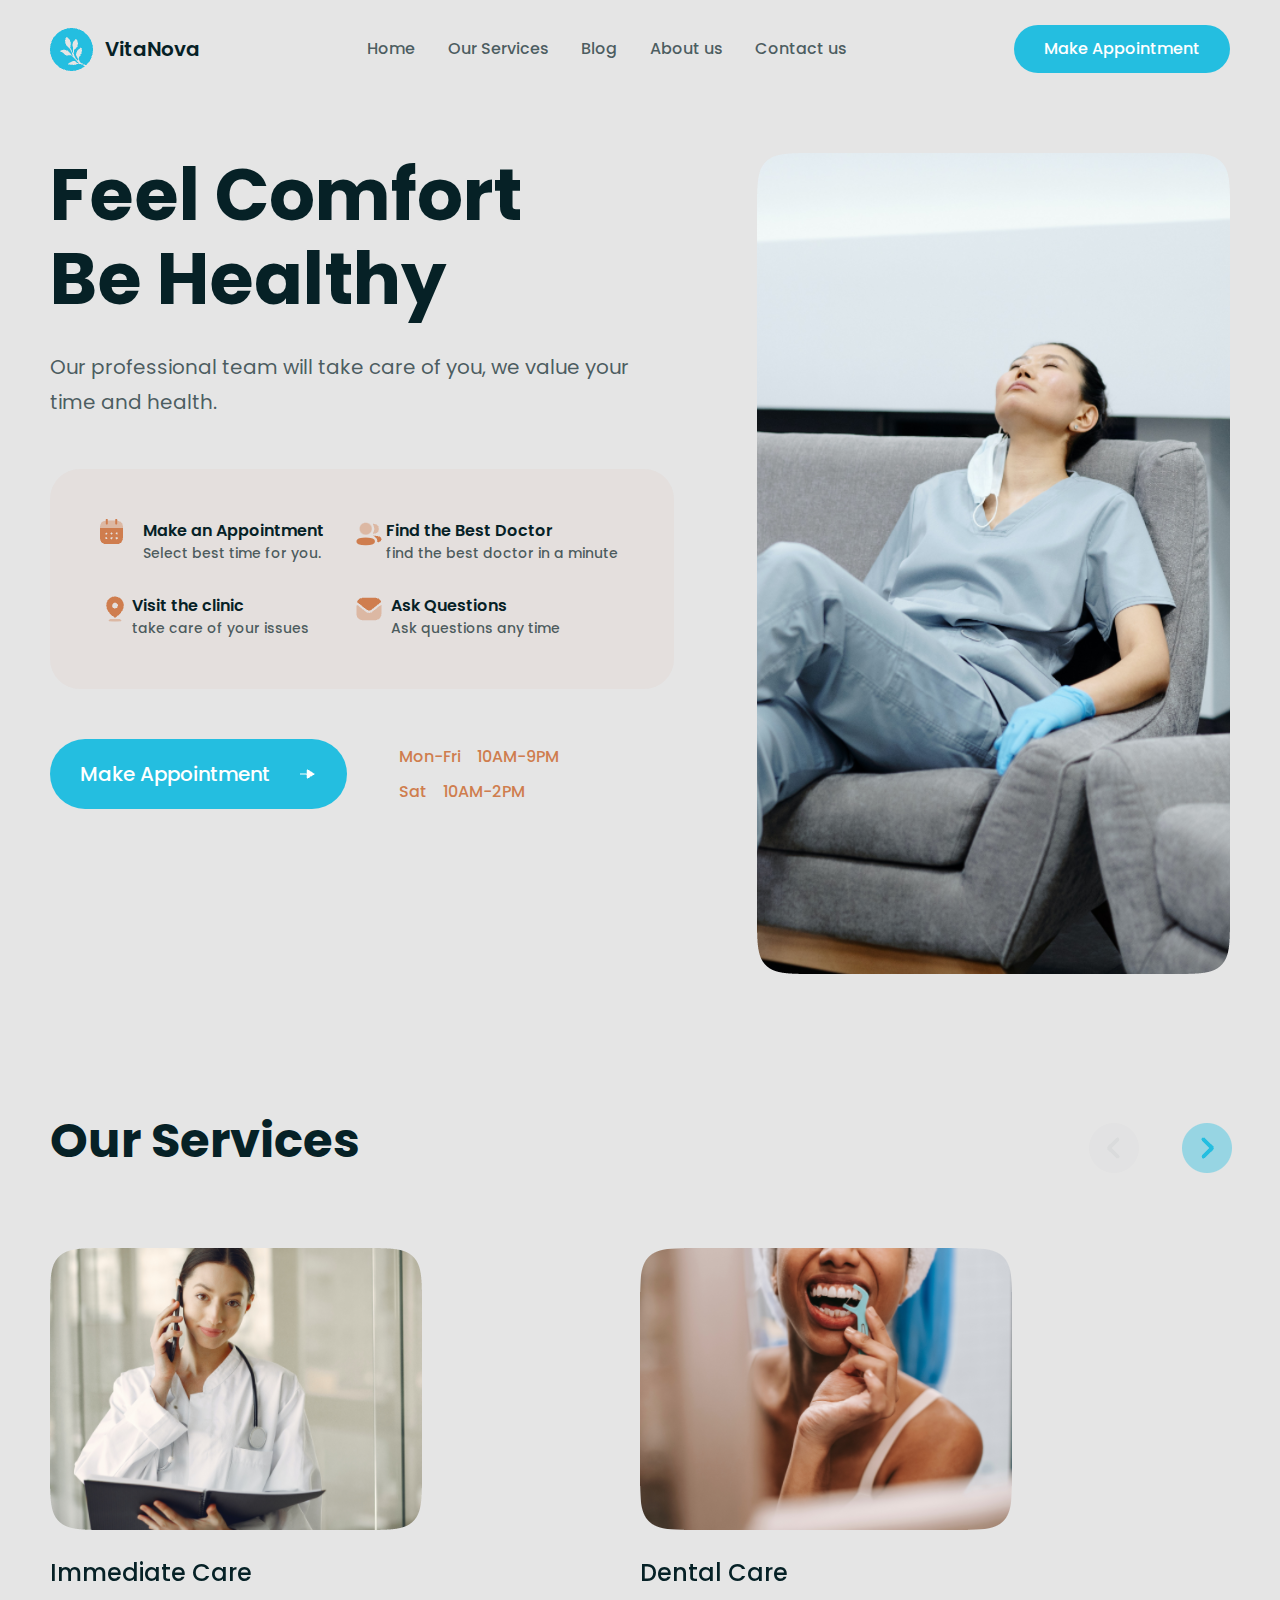
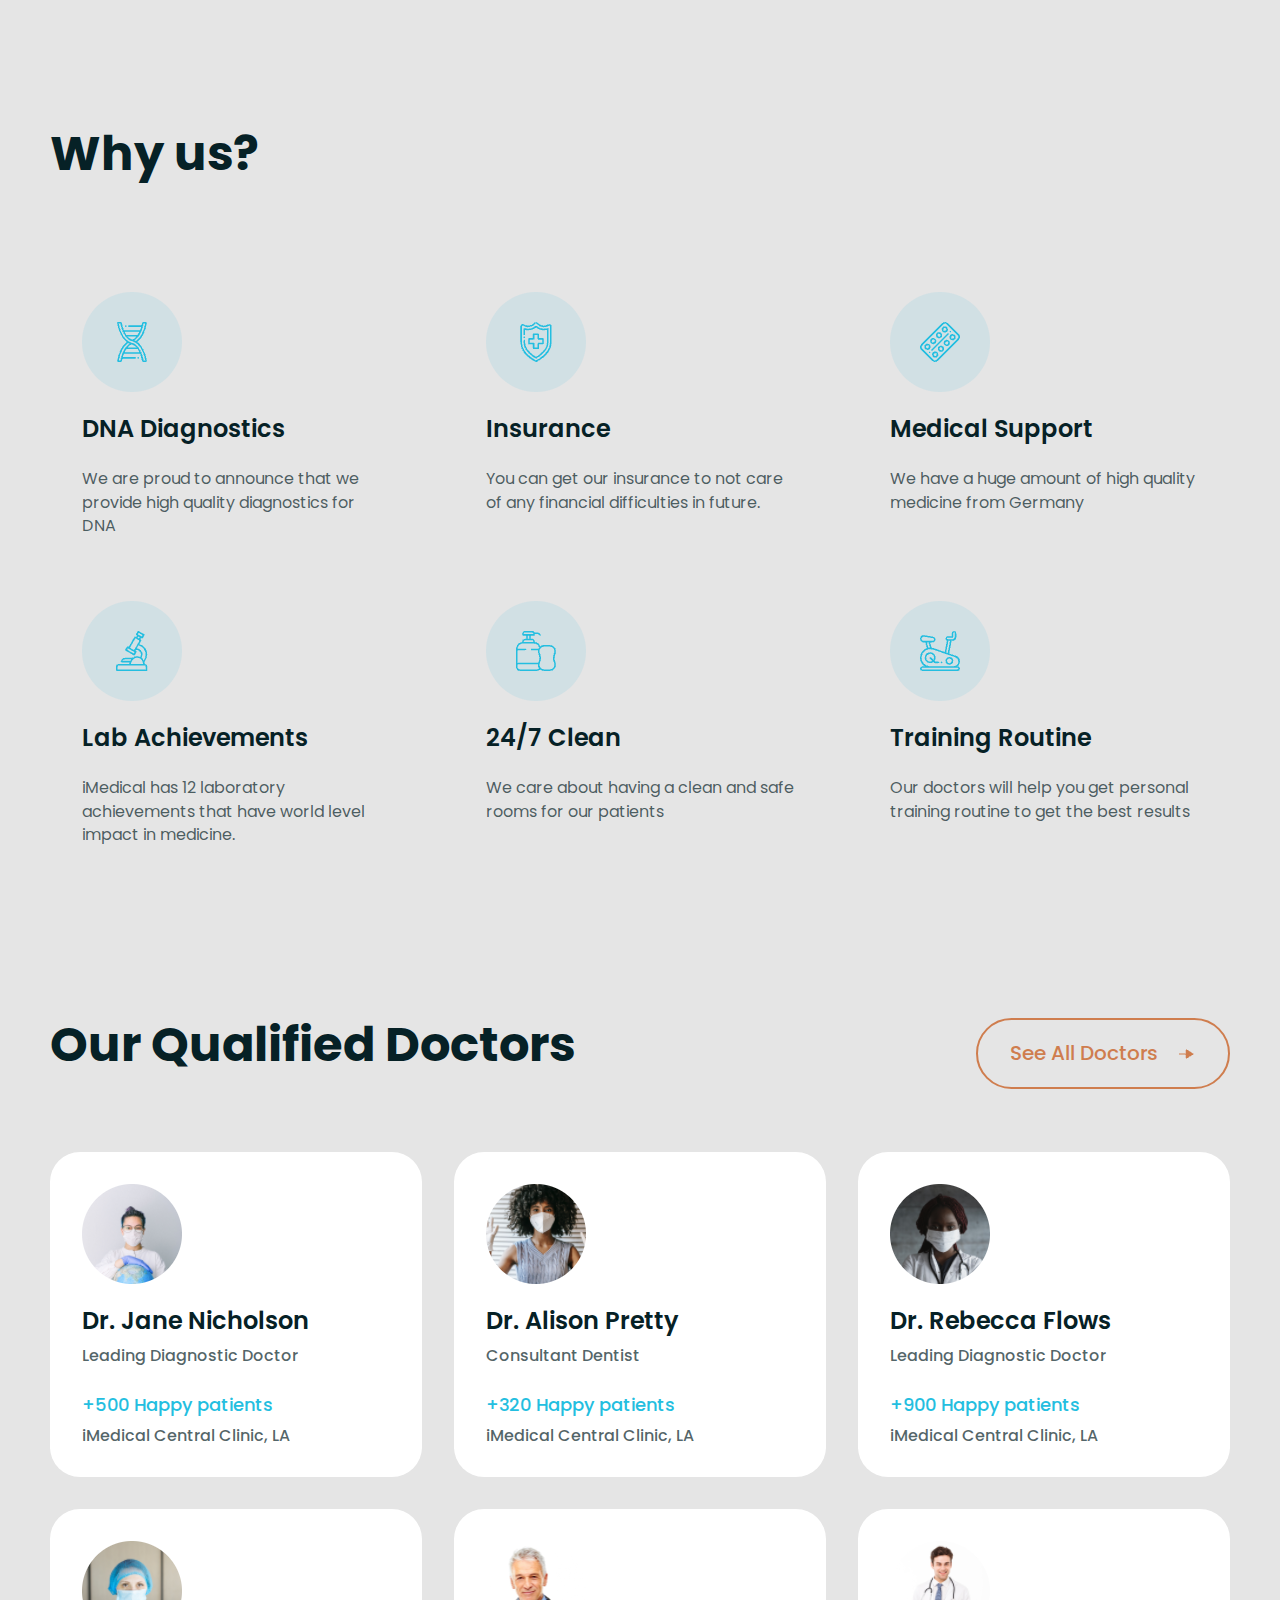
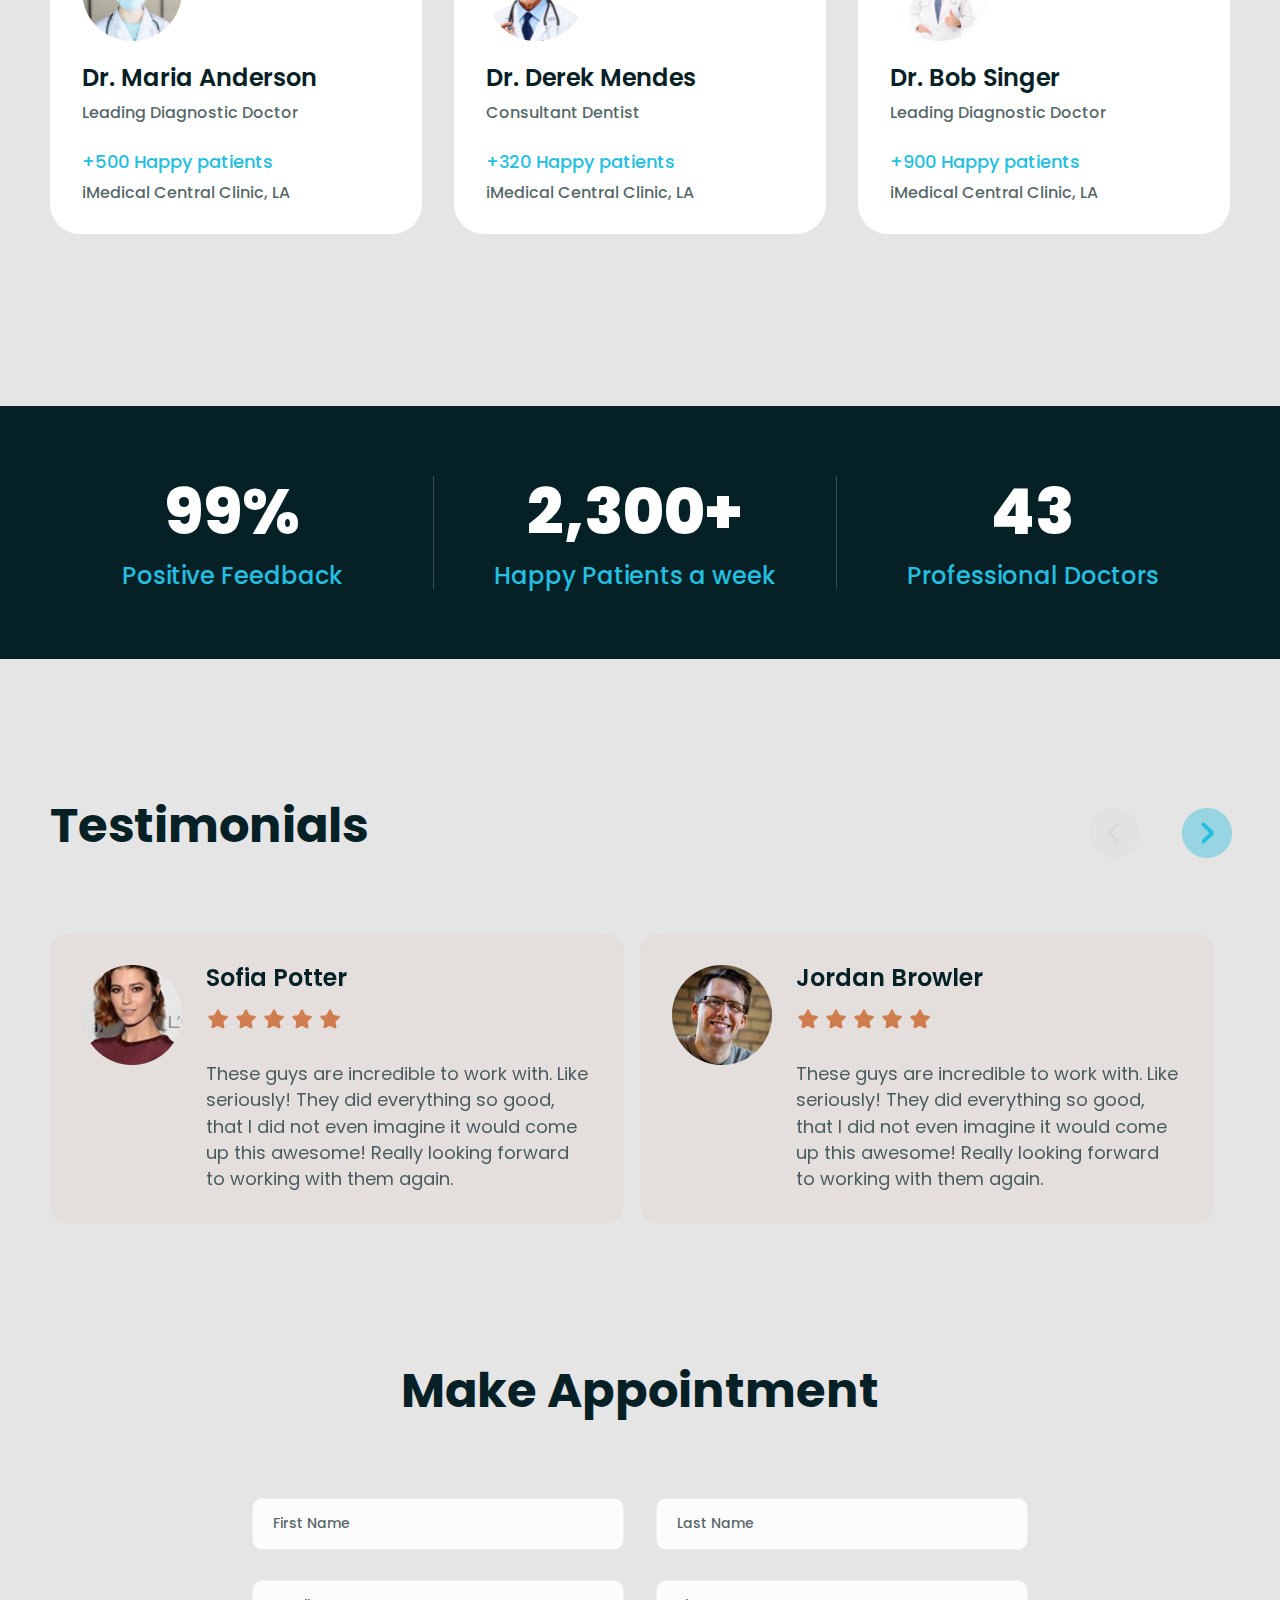
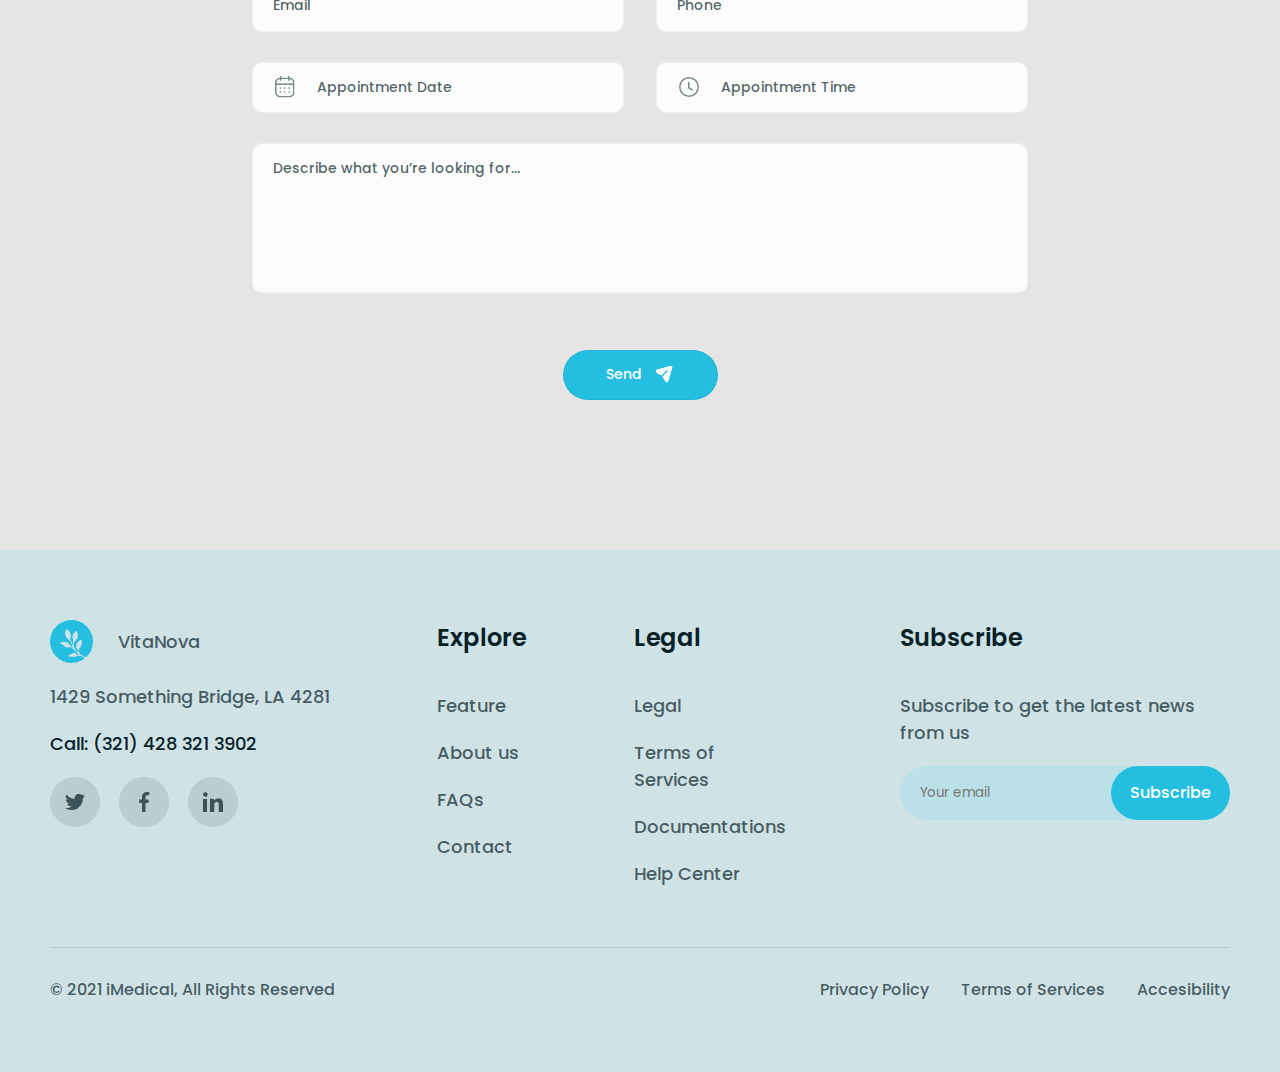
<file: index.html>
<!DOCTYPE html>
<html lang="en">
<head>
    <meta charset="UTF-8">
    <meta name="viewport" content="width=device-width, initial-scale=1.0">
    <title>VitaNova</title>
    <link rel="stylesheet" href="https://cdn.jsdelivr.net/npm/swiper@11/swiper-bundle.min.css"/>
    <link rel="stylesheet" href="style.css">
    <link rel="stylesheet" href="media.css">
    <script defer src="js/burger.js"></script>
</head>
<body>
    <section class="first">
        <header>
            <a href="" class="logo">
                <img src="img/logo.png" alt="">
                VitaNova
            </a>
            <nav class="menu">
                <ul>
                    <li><a href="index.html">Home</a></li>
                    <li><a href="services.html">Our Services</a></li>
                    <li><a href="blog.html">Blog</a></li>
                    <li><a href="about.html">About us</a></li>
                    <li><a href="contact.html">Contact us</a></li>
                </ul>
            </nav>
            <a href="" class="btn modal">Make Appointment</a>
            <button class="burger" id="burger">
                <span></span>
                <span></span>
                <span></span>
            </button>
        </header>
        <div id="myModal" class="myModal">
            <form action="#">
                <span id="myModal__close" class="close">ₓ</span>
                        <h3>Do you have any questions?</h3>
                        <input type="text" placeholder="Name">
                        <input type="email" placeholder="E-mail">
                        <input type="tel" placeholder="Phone">
                        <button type="submit" class="btn_border">Send</button>
                    </form>
          </div>
          <div id="myOverlay"></div>
        <div class="container">
            <div class="main_content">
                <div class="offer">
                    <h1>Feel Comfort Be Healthy</h1>
                    <p>Our professional team will take care of you, we value your time and health.</p>
                    <div class="group_media">
                        <div class="item">
                            <img src="img/calendar.png" alt="">
                            <div>
                                <h3>Make an Appointment</h3>
                                <p>Select best time for you.</p>
                            </div>
                        </div>
                        <div class="item">
                            <img src="img/users.png" alt="">
                            <div>
                                <h3>Find the Best Doctor</h3>
                                <p>find the best doctor in a minute</p>
                            </div>
                        </div>
                        <div class="item">
                            <img src="img/location.png" alt="">
                            <div>
                                <h3>Visit the clinic</h3>
                                <p>take care of your issues</p>
                            </div>
                        </div>
                        <div class="item">
                            <img src="img/message.png" alt="">
                            <div>
                                <h3>Ask Questions</h3>
                                <p>Ask questions any time</p>
                            </div>
                        </div>
                    </div>
                    <div class="btn_time">
                        <a href="contact.html" class="btn">
                            Make Appointment
                            <img src="img/arrow_right_white.png" alt="">
                        </a>
                        <span>
                            Mon-Fri&#160;&#160;&#160;&#160;10AM-9PM
                            Sat&#160;&#160;&#160;&#160;10AM-2PM
                        </span>
                    </div>
                </div>
                <img src="img/hero-img.png" alt="" class="hero">
            </div>
        </div>
    </section>
    <section class="second">
        <div class="container">
            <h2 class="title_h2">Our Services</h2>
            <div class="slider">
                <div class="nav">
                    <div class="swiper-button-prev">
                        <img src="img/arrow_circle_left.png" alt="">
                    </div>
                    <div class="swiper-button-next">
                        <img src="img/arrow_circle_right.png" alt="">
                    </div>
                </div>
                <div class="swiper testimonials-slider js-testimonials-slider">
                    <div class="swiper-wrapper">
                        <div class="swiper-slide testimonials-item">
                            <img src="img/service_1.png" alt="">
                            <p>Immediate Care</p>
                        </div>
                        <div class="swiper-slide testimonials-item">
                            <img src="img/service_2.png" alt="">
                            <p>Dental Care</p>
                        </div>
                        <div class="swiper-slide testimonials-item">
                            <img src="img/service_3.png" alt="">
                            <p>Diagnostic Center</p>
                        </div>
                        <div class="swiper-slide testimonials-item">
                            <img src="img/service_1.png" alt="">
                            <p>Immediate Care</p>
                        </div>
                        <div class="swiper-slide testimonials-item">
                            <img src="img/service_2.png" alt="">
                            <p>Dental Care</p>
                        </div>
                        <div class="swiper-slide testimonials-item">
                            <img src="img/service_3.png" alt="">
                            <p>Diagnostic Center</p>
                        </div>
                    </div>
                </div>
            </div>
        </div>
    </section>
    <section class="third">
        <div class="container">
            <h2 class="title_h2">Why us?</h2>
            <div class="cards_why">
                <div class="item">
                    <img src="img/icon_1.png" alt="">
                    <h3>DNA Diagnostics</h3>
                    <p>We are proud to announce that we provide high quality diagnostics for DNA</p>
                </div>
                <div class="item">
                    <img src="img/icon_2.png" alt="">
                    <h3>Insurance</h3>
                    <p>You can get our insurance to not care of any financial difficulties in future.</p>
                </div>
                <div class="item">
                    <img src="img/icon_3.png" alt="">
                    <h3>Medical Support</h3>
                    <p>We have a huge amount of high quality medicine from Germany</p>
                </div>
                <div class="item">
                    <img src="img/icon_4.png" alt="">
                    <h3>Lab Achievements</h3>
                    <p>iMedical has 12 laboratory achievements that have world level impact in medicine.</p>
                </div>
                <div class="item">
                    <img src="img/icon_5.png" alt="">
                    <h3>24/7 Clean</h3>
                    <p>We care about having a clean and safe rooms for our patients</p>
                </div>
                <div class="item">
                    <img src="img/icon_6.png" alt="">
                    <h3>Training Routine</h3>
                    <p>Our doctors will help you get personal training routine to get the best results</p>
                </div>
            </div>
        </div>
    </section>
    <section class="fourth">
        <div class="container">
            <div class="zag">
                <h2 class="title_h2">Our Qualified Doctors</h2>
                <a href="doctors.html" class="btn_border">
                    See All Doctors
                    <img src="img/arrow_right_orange.png" alt="">
                </a>
            </div>
            <div class="doctors">
                <div class="item">
                    <img src="img/doctors_1.png" alt="">
                    <h3>Dr. Jane Nicholson</h3>
                    <p>Leading Diagnostic Doctor</p>
                    <span>+500 Happy patients</span>
                    <p>iMedical Central Clinic, LA</p>
                </div>
                <div class="item">
                    <img src="img/doctors_2.png" alt="">
                    <h3>Dr. Alison Pretty</h3>
                    <p>Consultant Dentist</p>
                    <span>+320 Happy patients</span>
                    <p>iMedical Central Clinic, LA</p>
                </div>
                <div class="item">
                    <img src="img/doctors_3.png" alt="">
                    <h3>Dr. Rebecca Flows</h3>
                    <p>Leading Diagnostic Doctor</p>
                    <span>+900 Happy patients</span>
                    <p>iMedical Central Clinic, LA</p>
                </div>
                <div class="item">
                    <img src="img/doctors_4.png" alt="">
                    <h3>Dr. Maria Anderson</h3>
                    <p>Leading Diagnostic Doctor</p>
                    <span>+500 Happy patients</span>
                    <p>iMedical Central Clinic, LA</p>
                </div>
                <div class="item">
                    <img src="img/doctors_5.png" alt="">
                    <h3>Dr. Derek Mendes</h3>
                    <p>Consultant Dentist</p>
                    <span>+320 Happy patients</span>
                    <p>iMedical Central Clinic, LA</p>
                </div>
                <div class="item">
                    <img src="img/doctors_6.png" alt="">
                    <h3>Dr. Bob Singer</h3>
                    <p>Leading Diagnostic Doctor</p>
                    <span>+900 Happy patients</span>
                    <p>iMedical Central Clinic, LA</p>
                </div>
            </div>
        </div>
    </section>
    <section class="fifth">
        <div class="container">
            <div class="numbers">
                <div class="item">
                    <h3>99%</h3>
                    <p>Positive Feedback</p>
                </div>
                <div class="item">
                    <h3>2,300+</h3>
                    <p>Happy Patients a week</p>
                </div>
                <div class="item">
                    <h3>43</h3>
                    <p>Professional Doctors</p>
                </div>
            </div>
        </div>
    </section>
    <section class="six">
        <div class="container">
            <h2 class="title_h2">Testimonials</h2>
            <div class="slider">
                <div class="nav">
                    <div class="swiper-button-prev">
                        <img src="img/arrow_circle_left.png" alt="">
                    </div>
                    <div class="swiper-button-next">
                        <img src="img/arrow_circle_right.png" alt="">
                    </div>
                </div>
                <div class="swiper testimonials-slider js-testimonials-slider js-2">
                    <div class="swiper-wrapper">
                        <div class="swiper-slide testimonials-item">
                            <div class="item">
                                <img src="img/testimonial_1.png" alt="">
                                <div>
                                    <h3>Sofia Potter</h3>
                                    <div class="rate">
                                        <img src="img/star.png" alt="">
                                        <img src="img/star.png" alt="">
                                        <img src="img/star.png" alt="">
                                        <img src="img/star.png" alt="">
                                        <img src="img/star.png" alt="">
                                    </div>
                                    <p>These guys are incredible to work with. Like seriously! They did everything so good, that I did not even imagine it would come up this awesome! Really looking forward to working with them again.</p>
                                </div>
                            </div>
                        </div>
                        <div class="swiper-slide testimonials-item">
                            <div class="item">
                                <img src="img/testimonial_2.png" alt="">
                                <div>
                                    <h3>Jordan Browler</h3>
                                    <div class="rate">
                                        <img src="img/star.png" alt="">
                                        <img src="img/star.png" alt="">
                                        <img src="img/star.png" alt="">
                                        <img src="img/star.png" alt="">
                                        <img src="img/star.png" alt="">
                                    </div>
                                    <p>These guys are incredible to work with. Like seriously! They did everything so good, that I did not even imagine it would come up this awesome! Really looking forward to working with them again.</p>
                                </div>
                            </div>
                        </div>
                        <div class="swiper-slide testimonials-item">
                            <div class="item">
                                <img src="img/testimonial_1.png" alt="">
                                <div>
                                    <h3>Sofia Potter</h3>
                                    <div class="rate">
                                        <img src="img/star.png" alt="">
                                        <img src="img/star.png" alt="">
                                        <img src="img/star.png" alt="">
                                        <img src="img/star.png" alt="">
                                        <img src="img/star.png" alt="">
                                    </div>
                                    <p>These guys are incredible to work with. Like seriously! They did everything so good, that I did not even imagine it would come up this awesome! Really looking forward to working with them again.</p>
                                </div>
                            </div>
                        </div>
                        <div class="swiper-slide testimonials-item">
                            <div class="item">
                                <img src="img/testimonial_2.png" alt="">
                                <div>
                                    <h3>Jordan Browler</h3>
                                    <div class="rate">
                                        <img src="img/star.png" alt="">
                                        <img src="img/star.png" alt="">
                                        <img src="img/star.png" alt="">
                                        <img src="img/star.png" alt="">
                                        <img src="img/star.png" alt="">
                                    </div>
                                    <p>These guys are incredible to work with. Like seriously! They did everything so good, that I did not even imagine it would come up this awesome! Really looking forward to working with them again.</p>
                                </div>
                            </div>
                        </div>
                    </div>
                </div>
            </div>
        </div>
    </section>
    <section class="seven">
        <div class="container">
            <h2 class="title_h2">Make Appointment</h2>
            <form action="">
                 <div>
                    <input type="text" placeholder="First Name">
                    <input type="text" placeholder="Last Name">
                 </div>
                 <div>
                    <input type="email" placeholder="Email">
                    <input type="tel" placeholder="Phone">
                 </div>
                 <div class="time">
                    <input type="text" placeholder="Appointment Date">
                    <input type="text" placeholder="Appointment Time">
                 </div>
                 <textarea>Describe what you’re looking for...</textarea>
                 <input type="submit" class="btn" value="Send"></input>
            </form>
        </div>
    </section>
    <footer>
        <div class="container">
            <div class="footer">
                <div>
                    <a href="" class="logo">
                        <img src="img/logo.png" alt="">
                        VitaNova
                    </a>
                    <span>1429 Something Bridge, LA 4281</span>
                    <p>Call: (321) 428 321 3902</p>
                    <div class="social">
                        <img src="img/twitter.png" alt="">
                        <img src="img/facebook.png" alt="">
                        <img src="img/Linkedin.png" alt="">
                    </div>
                </div>
                <div>
                    <h3>Explore</h3>
                    <a href="">Feature</a>
                    <a href="">About us</a>
                    <a href="">FAQs</a>
                    <a href="">Contact</a>
                </div>
                <div>
                    <h3>Legal</h3>
                    <a href="">Legal</a>
                    <a href="">Terms of Services</a>
                    <a href="">Documentations</a>
                    <a href="">Help Center</a>
                </div>
                <div>
                    <h3>Subscribe</h3>
                    <p>Subscribe to get the latest
                        news from us</p>
                    <form action="">
                        <input type="email" placeholder="Your email">
                        <input type="submit" value="Subscribe">
                    </form>
                </div>
            </div>
            <div class="copyright">
                <p>© 2021 iMedical, All Rights Reserved</p>
                <div class="footer_link">
                    <a href="">Privacy Policy</a>
                    <a href="">Terms of Services</a>
                    <a href="">Accesibility</a>
                </div>
            </div>
        </div>
    </footer>
    <div class="gotop gotopshow">
        <img src="img/to-top.svg" alt="">
    </div>
    <script src="js/jquery-3.6.0.min.js"></script>
    <script src="js/modal.js"></script>
    <script src="js/totop.js"></script>
    <script src="https://cdn.jsdelivr.net/npm/swiper@11/swiper-bundle.min.js"></script>
    <script>
        const swiper = new Swiper('.js-testimonials-slider', {
            grabCursor: true,
            spaceBetweel: 30,
            navigation: {
                nextEl: '.swiper-button-next',
                prevEl: '.swiper-button-prev',
            },
            breakpoints: {
                992:{
                    slidesPerView:2
                },
                767:{
                    slidesPerView:2
                },
                576:{
                    slidesPerView:3
                }
            }

        });
    </script>
    <script>
        const swiper2 = new Swiper('.js-2', {
            grabCursor: true,
            spaceBetweel: 30,
            navigation: {
                nextEl: '.swiper-button-next',
                prevEl: '.swiper-button-prev',
            },
            breakpoints: {
                992:{
                    slidesPerView:2
                },
                767:{
                    slidesPerView:1
                }
            }

        });
    </script>
</body>
</html>
</file>
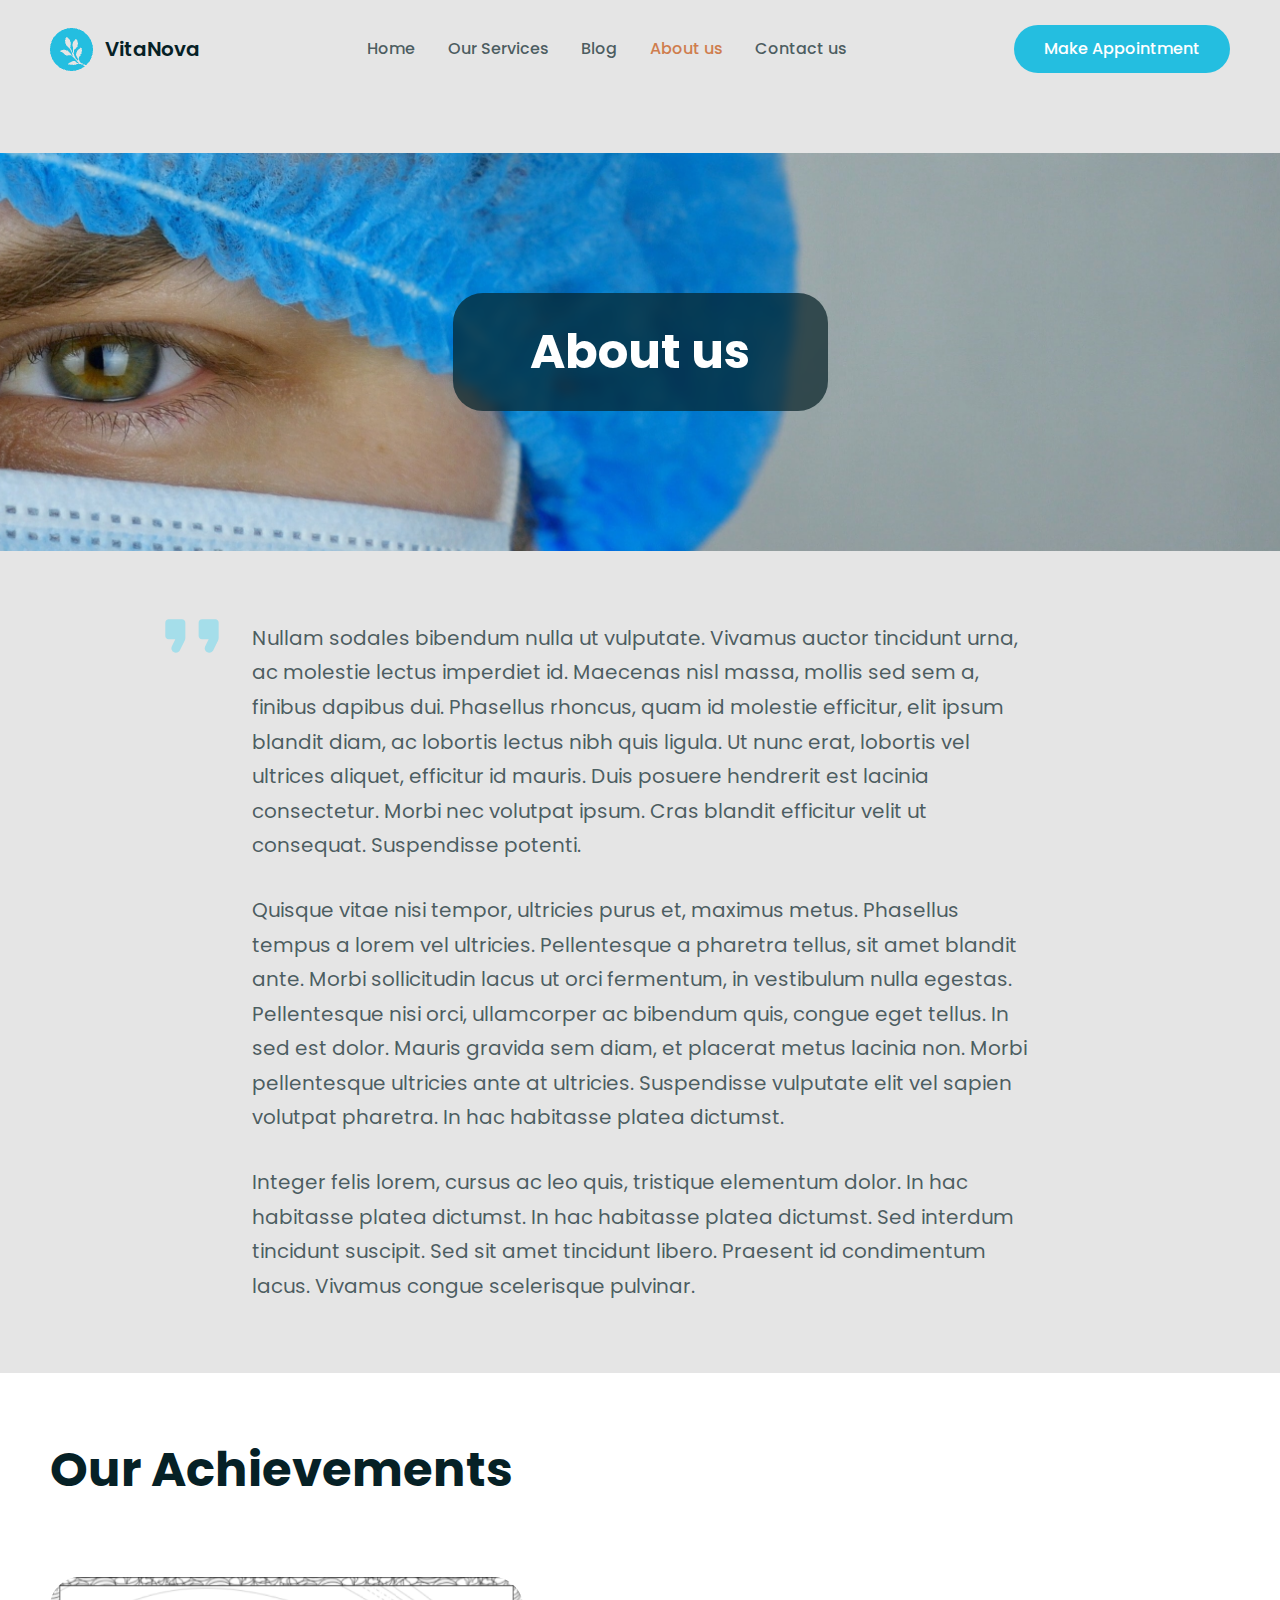
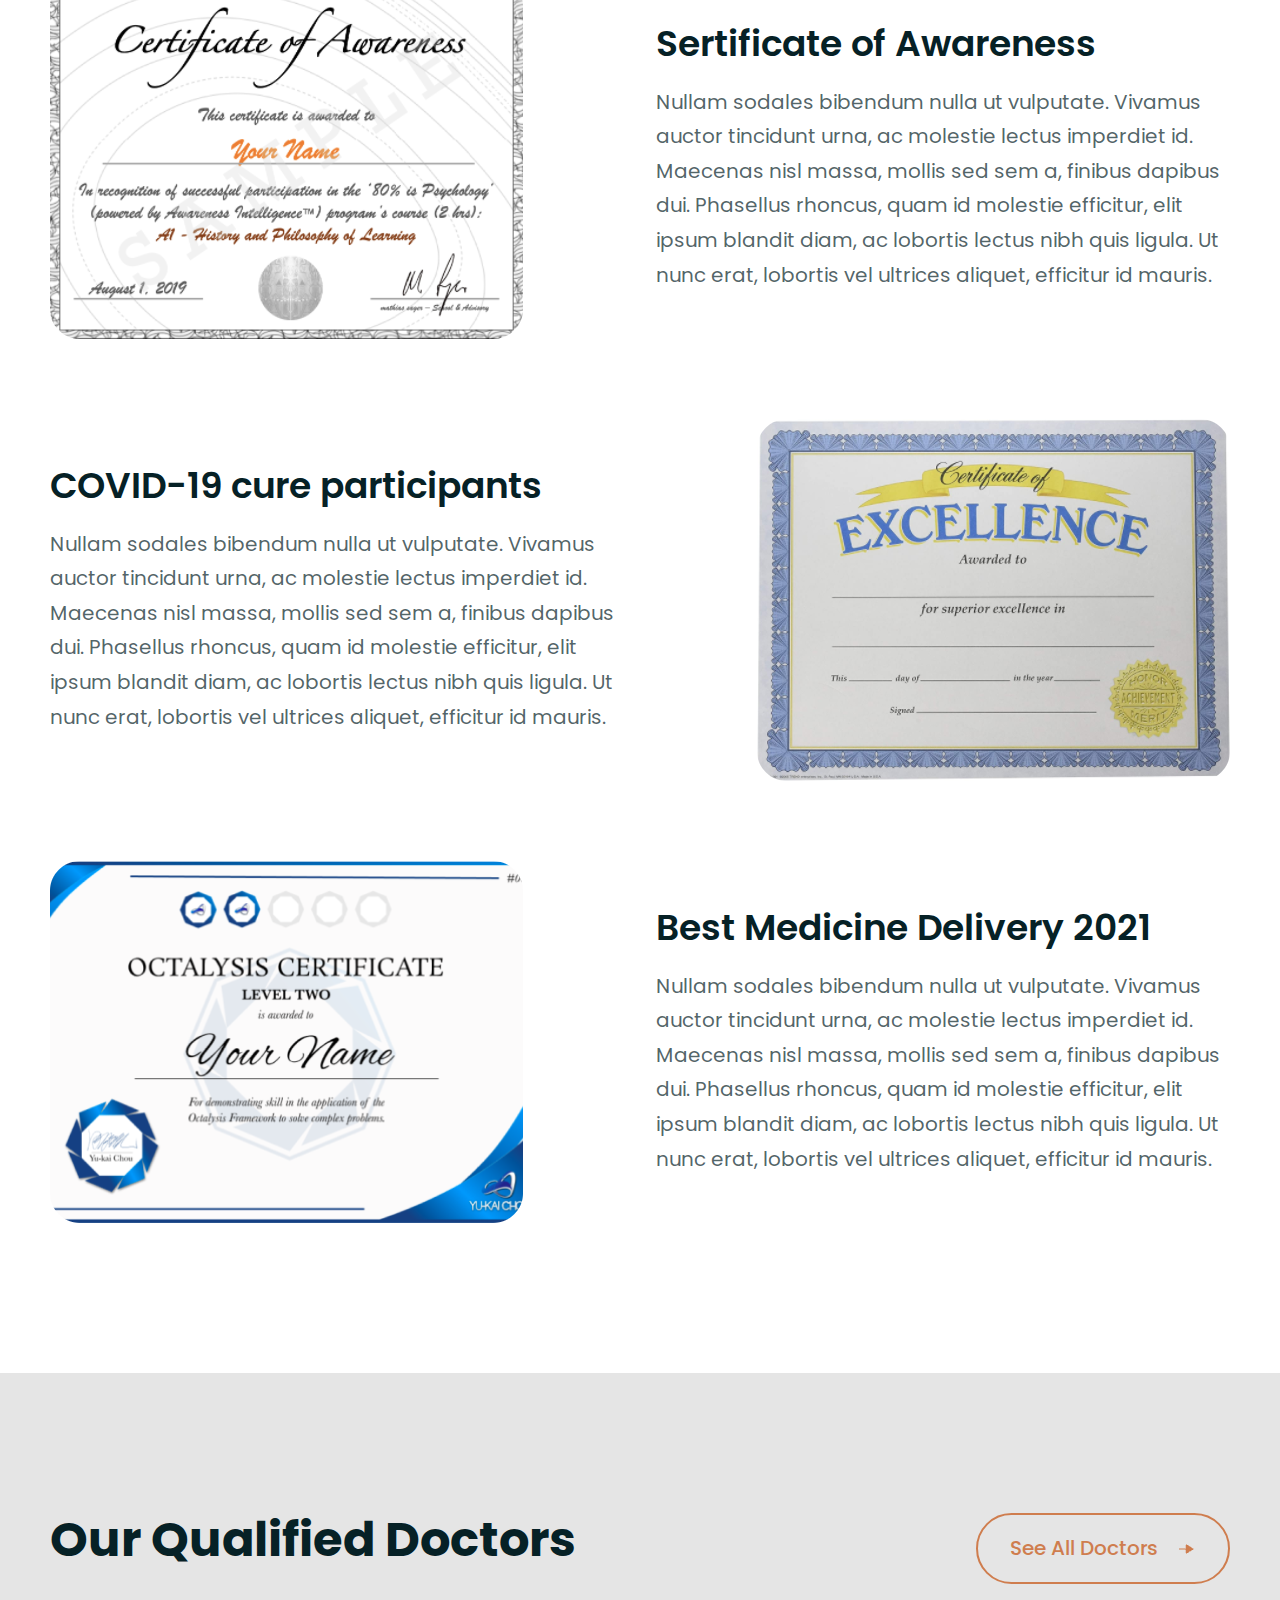
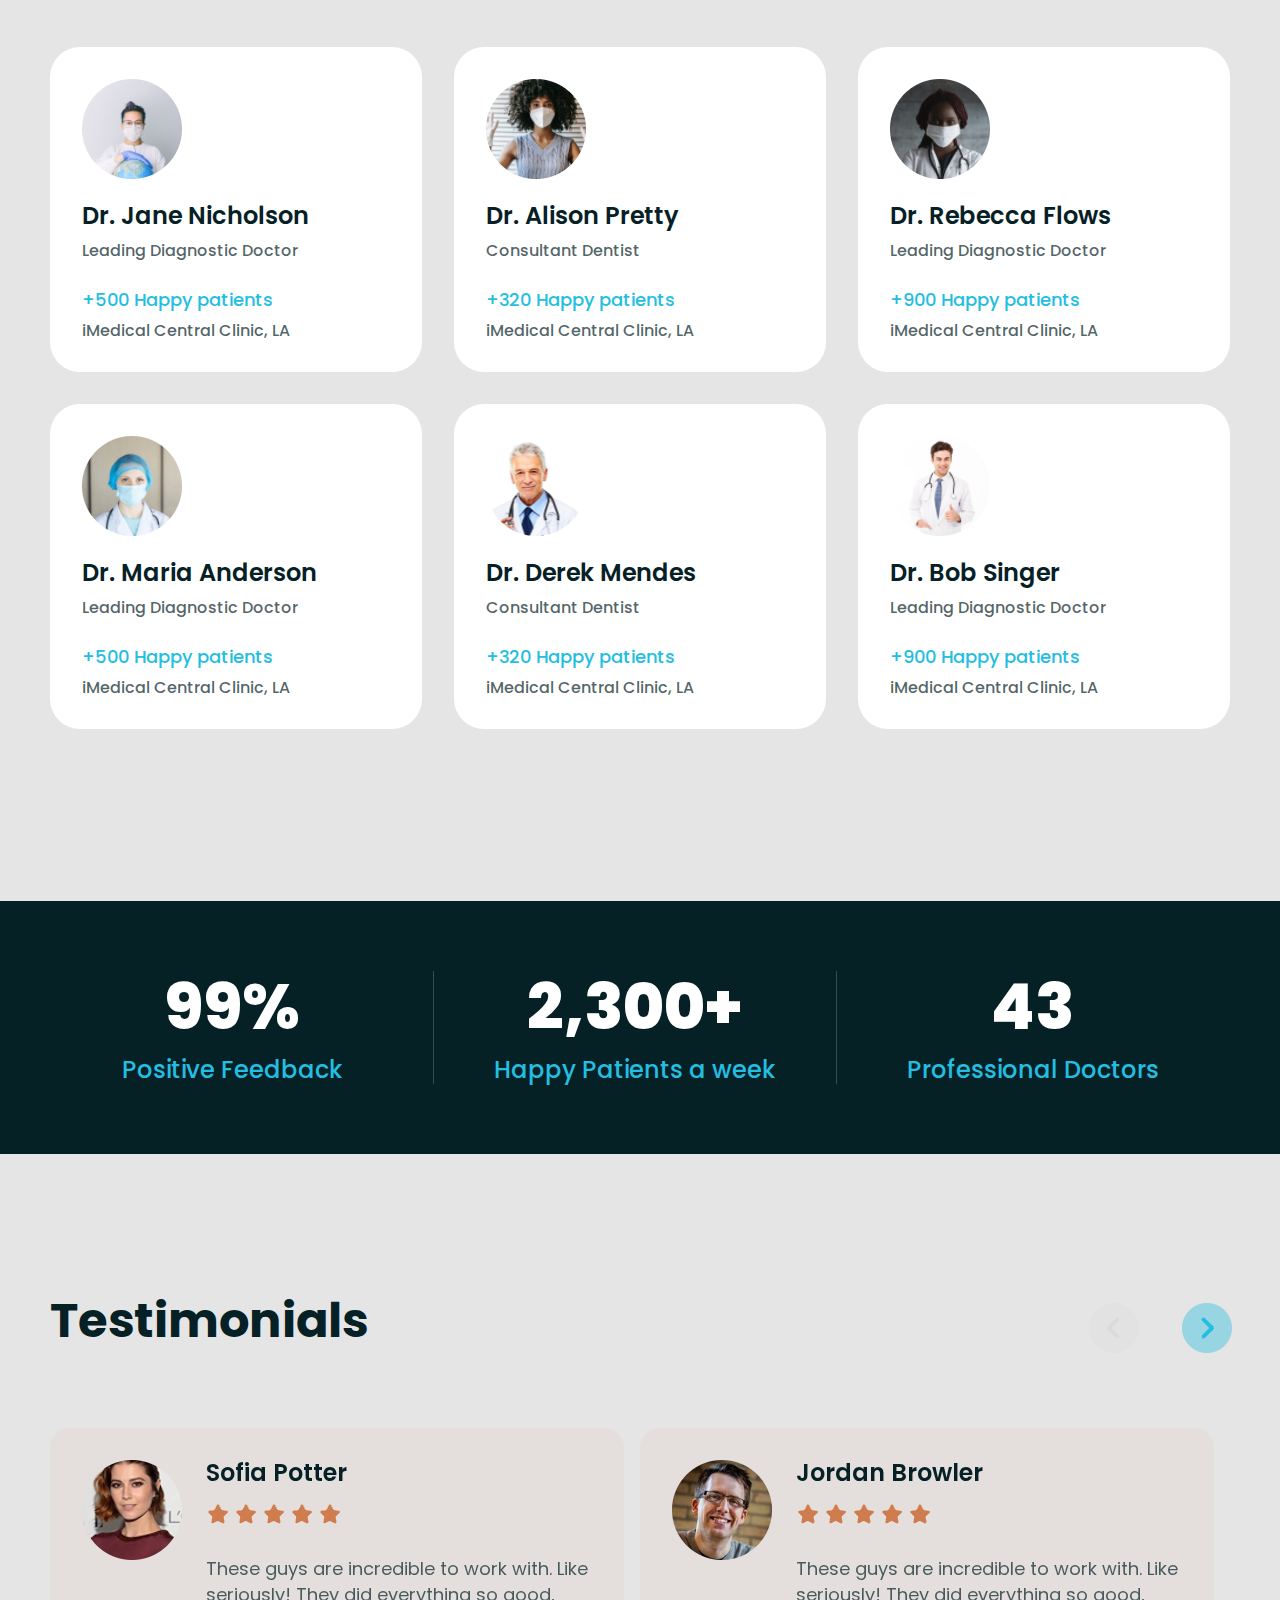
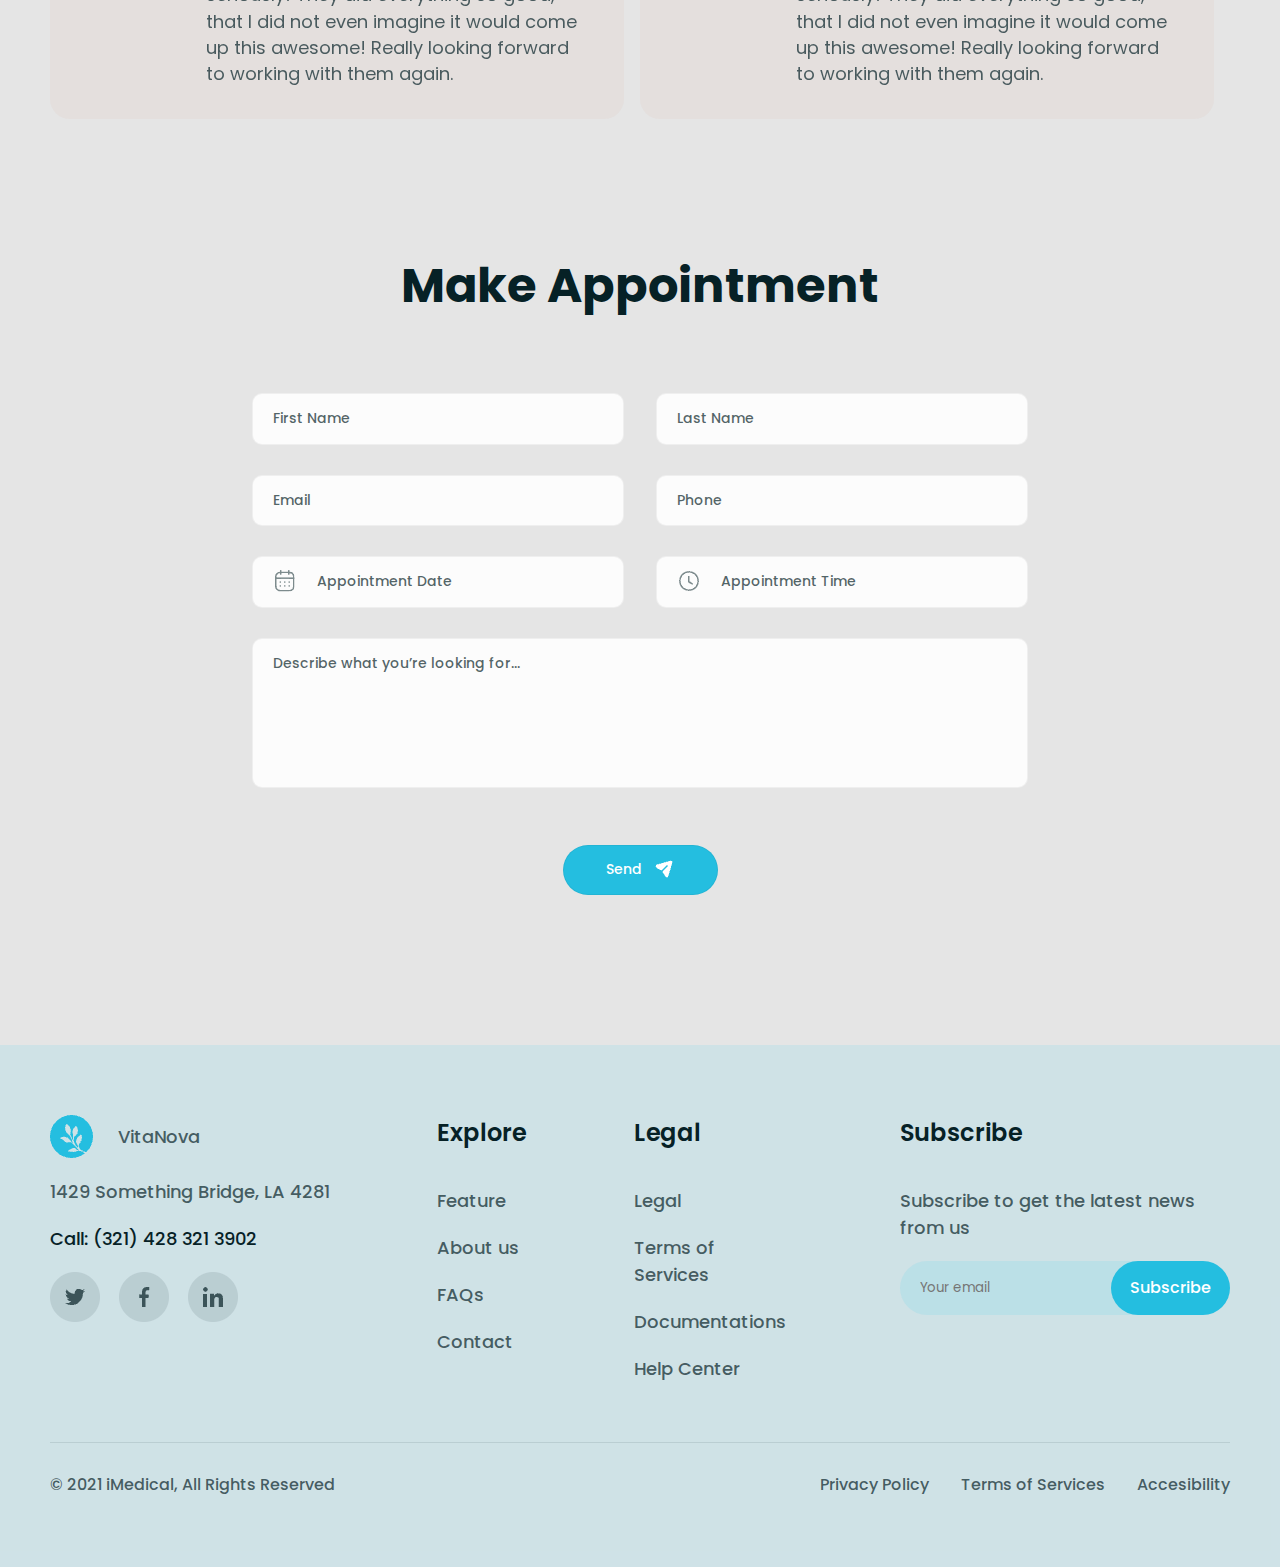
<file: about.html>
<!DOCTYPE html>
<html lang="en">
<head>
    <meta charset="UTF-8">
    <meta name="viewport" content="width=device-width, initial-scale=1.0">
    <title>VitaNova</title>
    <link rel="stylesheet" href="https://cdn.jsdelivr.net/npm/swiper@11/swiper-bundle.min.css"/>
    <link rel="stylesheet" href="style.css">
    <link rel="stylesheet" href="media.css">
    <script defer src="js/burger.js"></script>
</head>
<body>
    <header>
        <a href="" class="logo">
            <img src="img/logo.png" alt="">
            VitaNova
        </a>
        <nav class="menu">
            <ul>
                <li><a href="index.html">Home</a></li>
                <li><a href="services.html">Our Services</a></li>
                <li><a href="blog.html">Blog</a></li>
                <li><a class="active"  href="about.html">About us</a></li>
                <li><a href="contact.html">Contact us</a></li>
            </ul>
        </nav>
        <a href="" class="btn modal">Make Appointment</a>
        <button class="burger" id="burger">
            <span></span>
            <span></span>
            <span></span>
        </button>
    </header>
    <div id="myModal" class="myModal">
        <form action="#">
            <span id="myModal__close" class="close">ₓ</span>
                    <h3>Do you have any questions?</h3>
                    <input type="text" placeholder="Name">
                    <input type="email" placeholder="E-mail">
                    <input type="tel" placeholder="Phone">
                    <button type="submit" class="btn_border">Send</button>
                </form>
      </div>
      <div id="myOverlay"></div>
    <div class="banner_us">
        <h2>About us</h2>
    </div>
    <section class="us">
        <div class="container">
            <div class="about">
                <img src="img/quate.svg" alt="">
                <p>Nullam sodales bibendum nulla ut vulputate. Vivamus auctor tincidunt urna, ac molestie lectus imperdiet id. Maecenas nisl massa, mollis sed sem a, finibus dapibus dui. Phasellus rhoncus, quam id molestie efficitur, elit ipsum blandit diam, ac lobortis lectus nibh quis ligula. Ut nunc erat, lobortis vel ultrices aliquet, efficitur id mauris. Duis posuere hendrerit est lacinia consectetur. Morbi nec volutpat ipsum. Cras blandit efficitur velit ut consequat. Suspendisse potenti.</p>
                <p>Quisque vitae nisi tempor, ultricies purus et, maximus metus. Phasellus tempus a lorem vel ultricies. Pellentesque a pharetra tellus, sit amet blandit ante. Morbi sollicitudin lacus ut orci fermentum, in vestibulum nulla egestas. Pellentesque nisi orci, ullamcorper ac bibendum quis, congue eget tellus. In sed est dolor. Mauris gravida sem diam, et placerat metus lacinia non. Morbi pellentesque ultricies ante at ultricies. Suspendisse vulputate elit vel sapien volutpat pharetra. In hac habitasse platea dictumst.</p>
                <p>Integer felis lorem, cursus ac leo quis, tristique elementum dolor. In hac habitasse platea dictumst. In hac habitasse platea dictumst. Sed interdum tincidunt suscipit. Sed sit amet tincidunt libero. Praesent id condimentum lacus. Vivamus congue scelerisque pulvinar. </p>
            </div>
        </div>
    </section>
    <section class="achievement">
        <div class="container">
            <h2 class="title_h2">Our Achievements</h2>
            <div class="sertificate">
                <img src="img/sertificate_1.png" alt="">
                <div class="text">
                    <h3>Sertificate of Awareness</h3>
                    <p>Nullam sodales bibendum nulla ut vulputate. Vivamus auctor tincidunt urna, ac molestie lectus imperdiet id. Maecenas nisl massa, mollis sed sem a, finibus dapibus dui. Phasellus rhoncus, quam id molestie efficitur, elit ipsum blandit diam, ac lobortis lectus nibh quis ligula. Ut nunc erat, lobortis vel ultrices aliquet, efficitur id mauris.</p>
                </div>
            </div>
            <div class="sertificate">
                <div class="text">
                    <h3>COVID-19 cure participants</h3>
                    <p>Nullam sodales bibendum nulla ut vulputate. Vivamus auctor tincidunt urna, ac molestie lectus imperdiet id. Maecenas nisl massa, mollis sed sem a, finibus dapibus dui. Phasellus rhoncus, quam id molestie efficitur, elit ipsum blandit diam, ac lobortis lectus nibh quis ligula. Ut nunc erat, lobortis vel ultrices aliquet, efficitur id mauris.</p>
                </div>
                <img src="img/sertificate_2.png" alt="">
            </div>
            <div class="sertificate">
                <img src="img/sertificate_3.png" alt="">
                <div class="text">
                    <h3>Best Medicine Delivery 2021</h3>
                    <p>Nullam sodales bibendum nulla ut vulputate. Vivamus auctor tincidunt urna, ac molestie lectus imperdiet id. Maecenas nisl massa, mollis sed sem a, finibus dapibus dui. Phasellus rhoncus, quam id molestie efficitur, elit ipsum blandit diam, ac lobortis lectus nibh quis ligula. Ut nunc erat, lobortis vel ultrices aliquet, efficitur id mauris.</p>
                </div>
            </div>
        </div>
    </section>
    <section class="fourth">
        <div class="container">
            <div class="zag">
                <h2 class="title_h2">Our Qualified Doctors</h2>
                <a href="doctors.html" class="btn_border">
                    See All Doctors
                    <img src="img/arrow_right_orange.png" alt="">
                </a>
            </div>
            <div class="doctors">
                <div class="item">
                    <img src="img/doctors_1.png" alt="">
                    <h3>Dr. Jane Nicholson</h3>
                    <p>Leading Diagnostic Doctor</p>
                    <span>+500 Happy patients</span>
                    <p>iMedical Central Clinic, LA</p>
                </div>
                <div class="item">
                    <img src="img/doctors_2.png" alt="">
                    <h3>Dr. Alison Pretty</h3>
                    <p>Consultant Dentist</p>
                    <span>+320 Happy patients</span>
                    <p>iMedical Central Clinic, LA</p>
                </div>
                <div class="item">
                    <img src="img/doctors_3.png" alt="">
                    <h3>Dr. Rebecca Flows</h3>
                    <p>Leading Diagnostic Doctor</p>
                    <span>+900 Happy patients</span>
                    <p>iMedical Central Clinic, LA</p>
                </div>
                <div class="item">
                    <img src="img/doctors_4.png" alt="">
                    <h3>Dr. Maria Anderson</h3>
                    <p>Leading Diagnostic Doctor</p>
                    <span>+500 Happy patients</span>
                    <p>iMedical Central Clinic, LA</p>
                </div>
                <div class="item">
                    <img src="img/doctors_5.png" alt="">
                    <h3>Dr. Derek Mendes</h3>
                    <p>Consultant Dentist</p>
                    <span>+320 Happy patients</span>
                    <p>iMedical Central Clinic, LA</p>
                </div>
                <div class="item">
                    <img src="img/doctors_6.png" alt="">
                    <h3>Dr. Bob Singer</h3>
                    <p>Leading Diagnostic Doctor</p>
                    <span>+900 Happy patients</span>
                    <p>iMedical Central Clinic, LA</p>
                </div>
            </div>
        </div>
    </section>
    <section class="fifth">
        <div class="container">
            <div class="numbers">
                <div class="item">
                    <h3>99%</h3>
                    <p>Positive Feedback</p>
                </div>
                <div class="item">
                    <h3>2,300+</h3>
                    <p>Happy Patients a week</p>
                </div>
                <div class="item">
                    <h3>43</h3>
                    <p>Professional Doctors</p>
                </div>
            </div>
        </div>
    </section>
    <section class="six">
        <div class="container">
            <h2 class="title_h2">Testimonials</h2>
            <div class="slider">
                <div class="nav">
                    <div class="swiper-button-prev">
                        <img src="img/arrow_circle_left.png" alt="">
                    </div>
                    <div class="swiper-button-next">
                        <img src="img/arrow_circle_right.png" alt="">
                    </div>
                </div>
                <div class="swiper testimonials-slider js-testimonials-slider js-2">
                    <div class="swiper-wrapper">
                        <div class="swiper-slide testimonials-item">
                            <div class="item">
                                <img src="img/testimonial_1.png" alt="">
                                <div>
                                    <h3>Sofia Potter</h3>
                                    <div class="rate">
                                        <img src="img/star.png" alt="">
                                        <img src="img/star.png" alt="">
                                        <img src="img/star.png" alt="">
                                        <img src="img/star.png" alt="">
                                        <img src="img/star.png" alt="">
                                    </div>
                                    <p>These guys are incredible to work with. Like seriously! They did everything so good, that I did not even imagine it would come up this awesome! Really looking forward to working with them again.</p>
                                </div>
                            </div>
                        </div>
                        <div class="swiper-slide testimonials-item">
                            <div class="item">
                                <img src="img/testimonial_2.png" alt="">
                                <div>
                                    <h3>Jordan Browler</h3>
                                    <div class="rate">
                                        <img src="img/star.png" alt="">
                                        <img src="img/star.png" alt="">
                                        <img src="img/star.png" alt="">
                                        <img src="img/star.png" alt="">
                                        <img src="img/star.png" alt="">
                                    </div>
                                    <p>These guys are incredible to work with. Like seriously! They did everything so good, that I did not even imagine it would come up this awesome! Really looking forward to working with them again.</p>
                                </div>
                            </div>
                        </div>
                        <div class="swiper-slide testimonials-item">
                            <div class="item">
                                <img src="img/testimonial_1.png" alt="">
                                <div>
                                    <h3>Sofia Potter</h3>
                                    <div class="rate">
                                        <img src="img/star.png" alt="">
                                        <img src="img/star.png" alt="">
                                        <img src="img/star.png" alt="">
                                        <img src="img/star.png" alt="">
                                        <img src="img/star.png" alt="">
                                    </div>
                                    <p>These guys are incredible to work with. Like seriously! They did everything so good, that I did not even imagine it would come up this awesome! Really looking forward to working with them again.</p>
                                </div>
                            </div>
                        </div>
                        <div class="swiper-slide testimonials-item">
                            <div class="item">
                                <img src="img/testimonial_2.png" alt="">
                                <div>
                                    <h3>Jordan Browler</h3>
                                    <div class="rate">
                                        <img src="img/star.png" alt="">
                                        <img src="img/star.png" alt="">
                                        <img src="img/star.png" alt="">
                                        <img src="img/star.png" alt="">
                                        <img src="img/star.png" alt="">
                                    </div>
                                    <p>These guys are incredible to work with. Like seriously! They did everything so good, that I did not even imagine it would come up this awesome! Really looking forward to working with them again.</p>
                                </div>
                            </div>
                        </div>
                    </div>
                </div>
            </div>
        </div>
    </section>
    <section class="seven">
        <div class="container">
            <h2 class="title_h2">Make Appointment</h2>
            <form action="">
                 <div>
                    <input type="text" placeholder="First Name">
                    <input type="text" placeholder="Last Name">
                 </div>
                 <div>
                    <input type="email" placeholder="Email">
                    <input type="tel" placeholder="Phone">
                 </div>
                 <div class="time">
                    <input type="text" placeholder="Appointment Date">
                    <input type="text" placeholder="Appointment Time">
                 </div>
                 <textarea>Describe what you’re looking for...</textarea>
                 <input type="submit" class="btn" value="Send"></input>
            </form>
        </div>
    </section>
    <footer>
        <div class="container">
            <div class="footer">
                <div>
                    <a href="" class="logo">
                        <img src="img/logo.png" alt="">
                        VitaNova
                    </a>
                    <span>1429 Something Bridge, LA 4281</span>
                    <p>Call: (321) 428 321 3902</p>
                    <div class="social">
                        <img src="img/twitter.png" alt="">
                        <img src="img/facebook.png" alt="">
                        <img src="img/Linkedin.png" alt="">
                    </div>
                </div>
                <div>
                    <h3>Explore</h3>
                    <a href="">Feature</a>
                    <a href="">About us</a>
                    <a href="">FAQs</a>
                    <a href="">Contact</a>
                </div>
                <div>
                    <h3>Legal</h3>
                    <a href="">Legal</a>
                    <a href="">Terms of Services</a>
                    <a href="">Documentations</a>
                    <a href="">Help Center</a>
                </div>
                <div>
                    <h3>Subscribe</h3>
                    <p>Subscribe to get the latest
                        news from us</p>
                    <form action="">
                        <input type="email" placeholder="Your email">
                        <input type="submit" value="Subscribe">
                    </form>
                </div>
            </div>
            <div class="copyright">
                <p>© 2021 iMedical, All Rights Reserved</p>
                <div class="footer_link">
                    <a href="">Privacy Policy</a>
                    <a href="">Terms of Services</a>
                    <a href="">Accesibility</a>
                </div>
            </div>
        </div>
    </footer>
    <div class="gotop gotopshow">
        <img src="img/to-top.svg" alt="">
    </div>
    <script src="js/jquery-3.6.0.min.js"></script>
    <script src="js/modal.js"></script>
    <script src="js/totop.js"></script>
    <script src="https://cdn.jsdelivr.net/npm/swiper@11/swiper-bundle.min.js"></script>
    <script>
        const swiper2 = new Swiper('.js-2', {
            grabCursor: true,
            spaceBetweel: 30,
            navigation: {
                nextEl: '.swiper-button-next',
                prevEl: '.swiper-button-prev',
            },
            breakpoints: {
                992:{
                    slidesPerView:2
                },
                767:{
                    slidesPerView:1
                }
            }

        });
    </script>
</body>
</html>
</file>
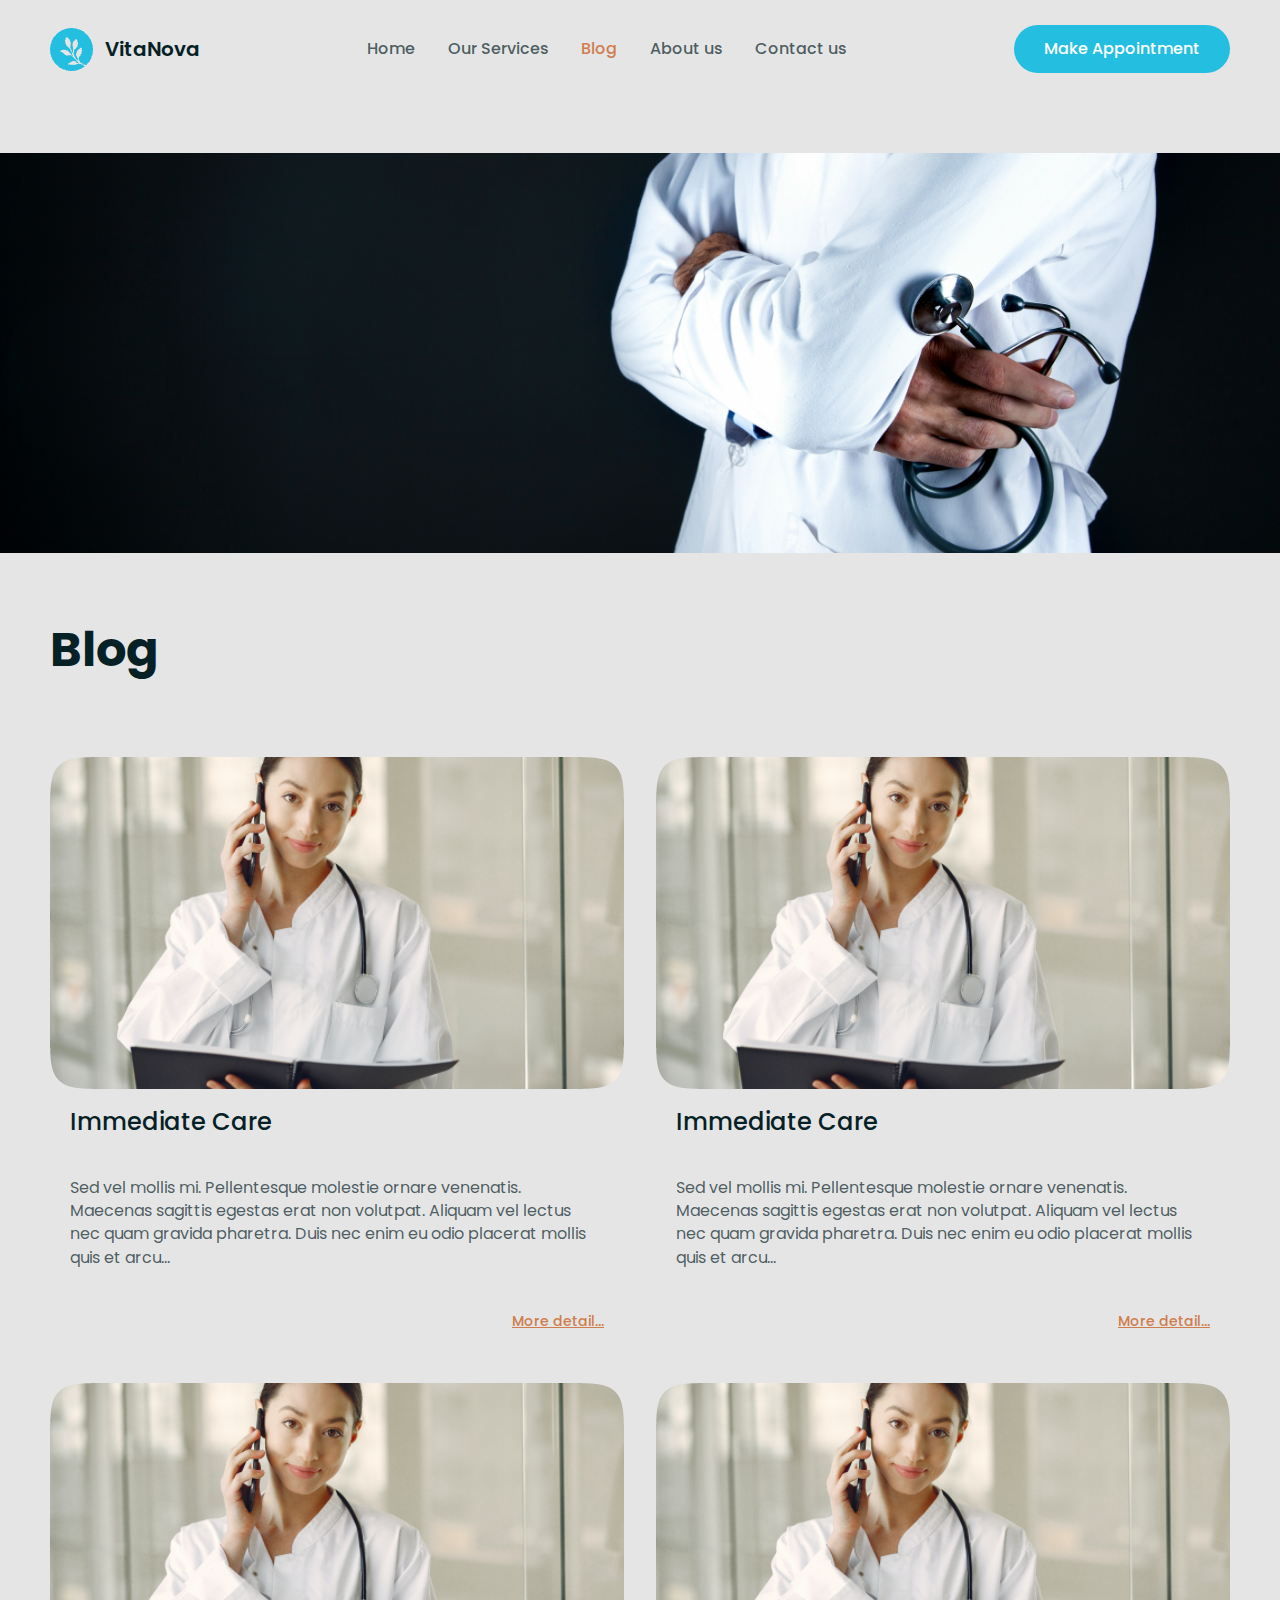
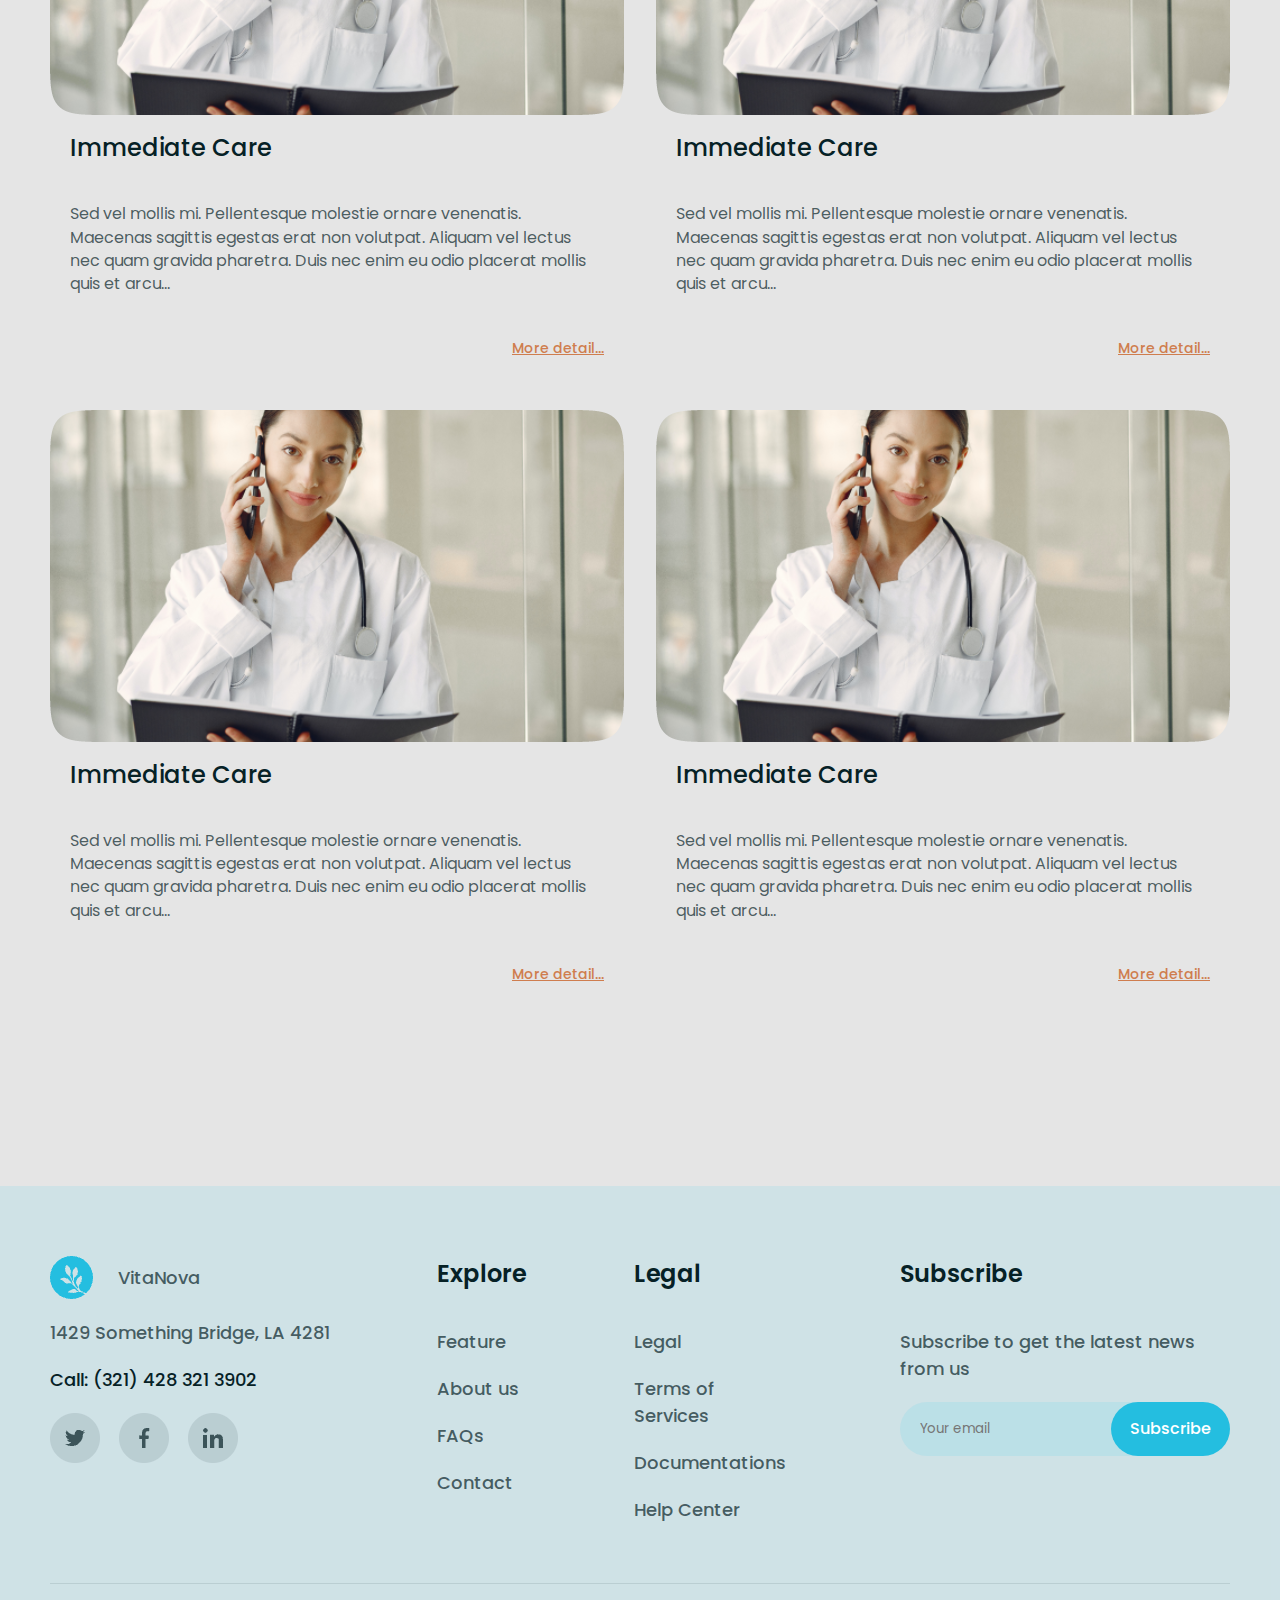
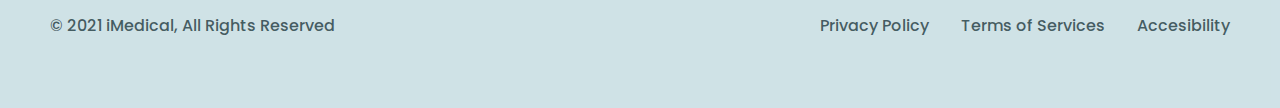
<file: blog.html>
<!DOCTYPE html>
<html lang="en">
<head>
    <meta charset="UTF-8">
    <meta name="viewport" content="width=device-width, initial-scale=1.0">
    <title>VitaNova</title>
    <link rel="stylesheet" href="https://cdn.jsdelivr.net/npm/swiper@11/swiper-bundle.min.css"/>
    <link rel="stylesheet" href="style.css">
    <link rel="stylesheet" href="media.css">
    <script defer src="js/burger.js"></script>
</head>
<body>
    <header>
        <a href="" class="logo">
            <img src="img/logo.png" alt="">
            VitaNova
        </a>
        <nav class="menu">
            <ul>
                <li><a href="index.html">Home</a></li>
                <li><a href="services.html">Our Services</a></li>
                <li><a class="active" href="blog.html">Blog</a></li>
                <li><a href="about.html">About us</a></li>
                <li><a href="contact.html">Contact us</a></li>
            </ul>
        </nav>
        <a href="" class="btn modal">Make Appointment</a>
        <button class="burger" id="burger">
            <span></span>
            <span></span>
            <span></span>
        </button>
    </header>
    <div id="myModal" class="myModal">
        <form action="#">
            <span id="myModal__close" class="close">ₓ</span>
                    <h3>Do you have any questions?</h3>
                    <input type="text" placeholder="Name">
                    <input type="email" placeholder="E-mail">
                    <input type="tel" placeholder="Phone">
                    <button type="submit" class="btn_border">Send</button>
                </form>
      </div>
      <div id="myOverlay"></div>
    <div class="banner_blog"></div>
    <section class="blog">
        <div class="container">
            <h2 class="title_h2">Blog</h2>
            <div class="blog_block">
                <div class="items">
                    <img src="img/img_service_1.png" alt="">
                    <h3>Immediate Care</h3>
                    <p>Sed vel mollis mi. Pellentesque molestie ornare venenatis. Maecenas sagittis egestas erat non volutpat. Aliquam vel lectus nec quam gravida pharetra. Duis nec enim eu odio placerat mollis quis et arcu...</p>
                    <a href="" class="btn_border">More detail...</a>
                </div>
                <div class="items">
                    <img src="img/img_service_1.png" alt="">
                    <h3>Immediate Care</h3>
                    <p>Sed vel mollis mi. Pellentesque molestie ornare venenatis. Maecenas sagittis egestas erat non volutpat. Aliquam vel lectus nec quam gravida pharetra. Duis nec enim eu odio placerat mollis quis et arcu...</p>
                    <a href="" class="btn_border">More detail...</a>
                </div><div class="items">
                    <img src="img/img_service_1.png" alt="">
                    <h3>Immediate Care</h3>
                    <p>Sed vel mollis mi. Pellentesque molestie ornare venenatis. Maecenas sagittis egestas erat non volutpat. Aliquam vel lectus nec quam gravida pharetra. Duis nec enim eu odio placerat mollis quis et arcu...</p>
                    <a href="" class="btn_border">More detail...</a>
                </div><div class="items">
                    <img src="img/img_service_1.png" alt="">
                    <h3>Immediate Care</h3>
                    <p>Sed vel mollis mi. Pellentesque molestie ornare venenatis. Maecenas sagittis egestas erat non volutpat. Aliquam vel lectus nec quam gravida pharetra. Duis nec enim eu odio placerat mollis quis et arcu...</p>
                    <a href="" class="btn_border">More detail...</a>
                </div><div class="items">
                    <img src="img/img_service_1.png" alt="">
                    <h3>Immediate Care</h3>
                    <p>Sed vel mollis mi. Pellentesque molestie ornare venenatis. Maecenas sagittis egestas erat non volutpat. Aliquam vel lectus nec quam gravida pharetra. Duis nec enim eu odio placerat mollis quis et arcu...</p>
                    <a href="" class="btn_border">More detail...</a>
                </div><div class="items">
                    <img src="img/img_service_1.png" alt="">
                    <h3>Immediate Care</h3>
                    <p>Sed vel mollis mi. Pellentesque molestie ornare venenatis. Maecenas sagittis egestas erat non volutpat. Aliquam vel lectus nec quam gravida pharetra. Duis nec enim eu odio placerat mollis quis et arcu...</p>
                    <a href="" class="btn_border">More detail...</a>
                </div>
            </div>
        </div>
    </section>
    <footer>
        <div class="container">
            <div class="footer">
                <div>
                    <a href="" class="logo">
                        <img src="img/logo.png" alt="">
                        VitaNova
                    </a>
                    <span>1429 Something Bridge, LA 4281</span>
                    <p>Call: (321) 428 321 3902</p>
                    <div class="social">
                        <img src="img/twitter.png" alt="">
                        <img src="img/facebook.png" alt="">
                        <img src="img/Linkedin.png" alt="">
                    </div>
                </div>
                <div>
                    <h3>Explore</h3>
                    <a href="">Feature</a>
                    <a href="">About us</a>
                    <a href="">FAQs</a>
                    <a href="">Contact</a>
                </div>
                <div>
                    <h3>Legal</h3>
                    <a href="">Legal</a>
                    <a href="">Terms of Services</a>
                    <a href="">Documentations</a>
                    <a href="">Help Center</a>
                </div>
                <div>
                    <h3>Subscribe</h3>
                    <p>Subscribe to get the latest
                        news from us</p>
                    <form action="">
                        <input type="email" placeholder="Your email">
                        <input type="submit" value="Subscribe">
                    </form>
                </div>
            </div>
            <div class="copyright">
                <p>© 2021 iMedical, All Rights Reserved</p>
                <div class="footer_link">
                    <a href="">Privacy Policy</a>
                    <a href="">Terms of Services</a>
                    <a href="">Accesibility</a>
                </div>
            </div>
        </div>
    </footer>
    <div class="gotop gotopshow">
        <img src="img/to-top.svg" alt="">
    </div>
    <script src="js/jquery-3.6.0.min.js"></script>
    <script src="js/modal.js"></script>
    <script src="js/totop.js"></script>
</body>
</html>
</file>
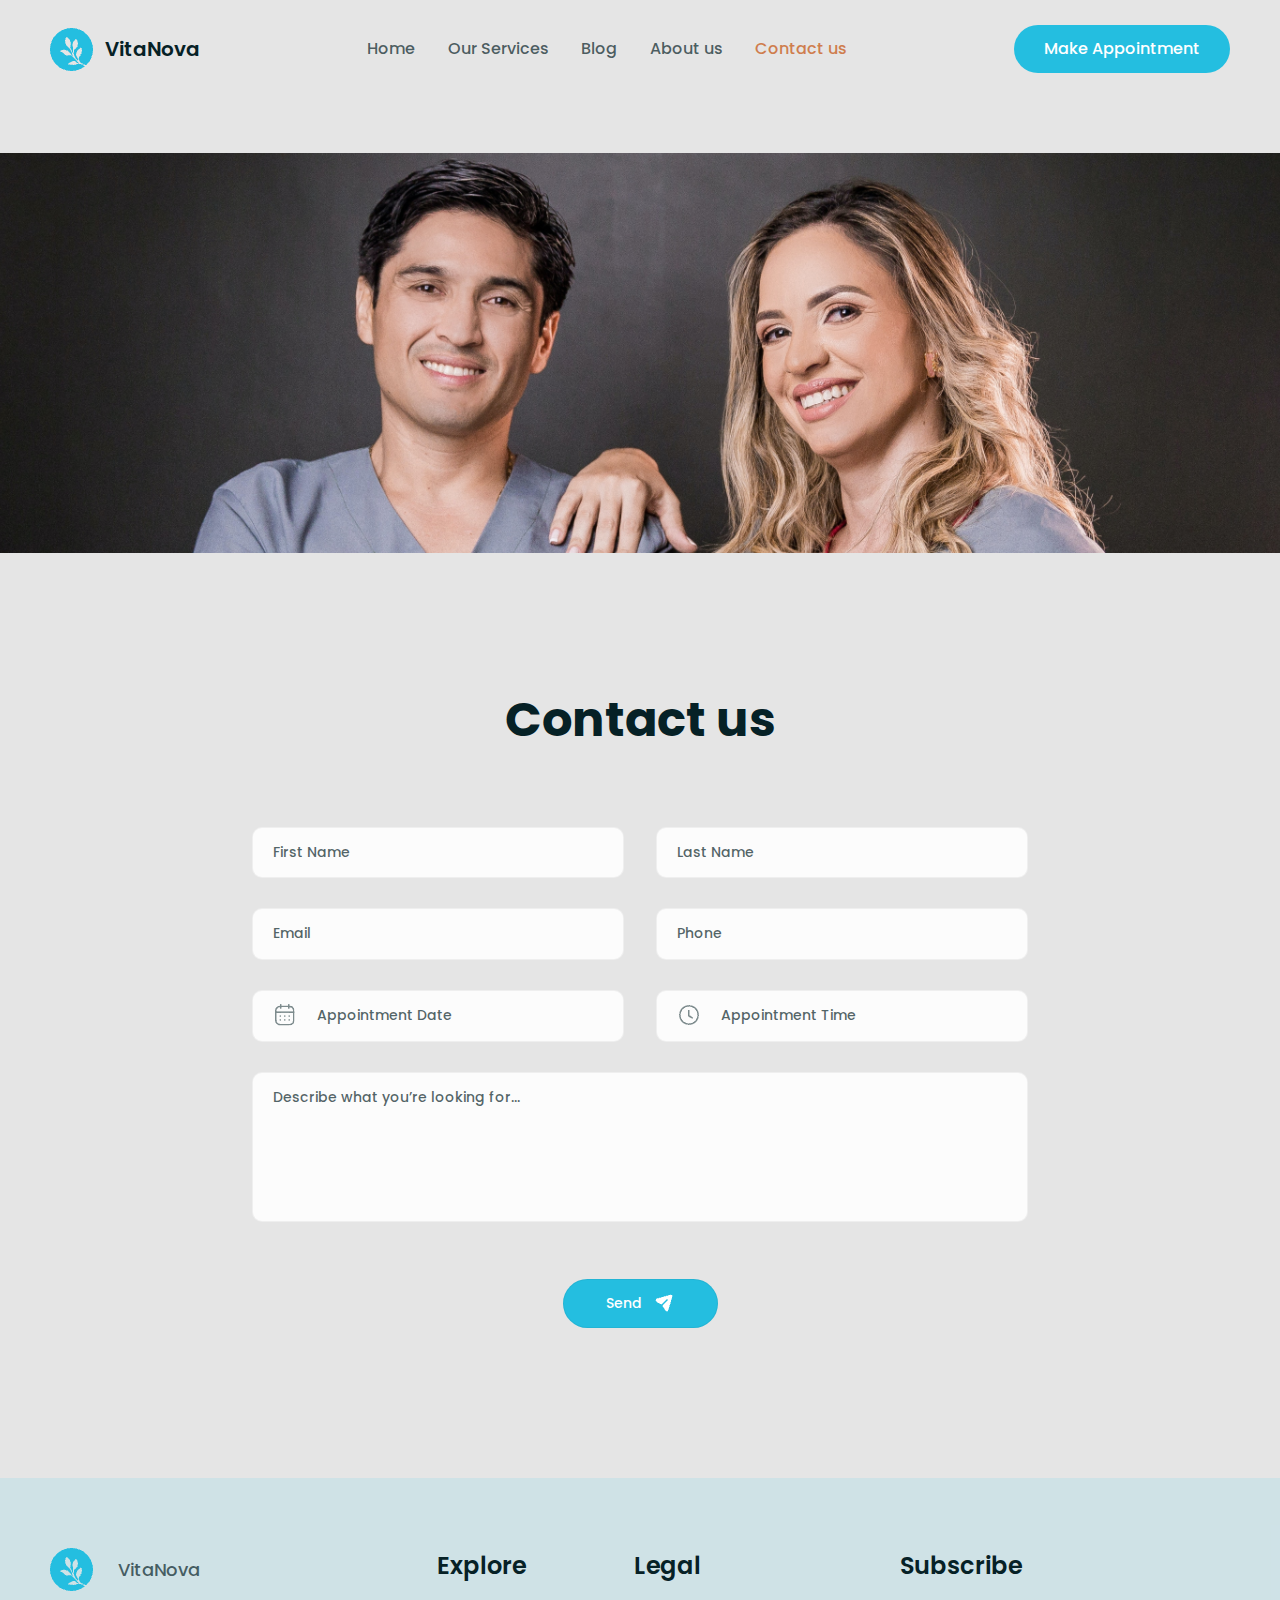
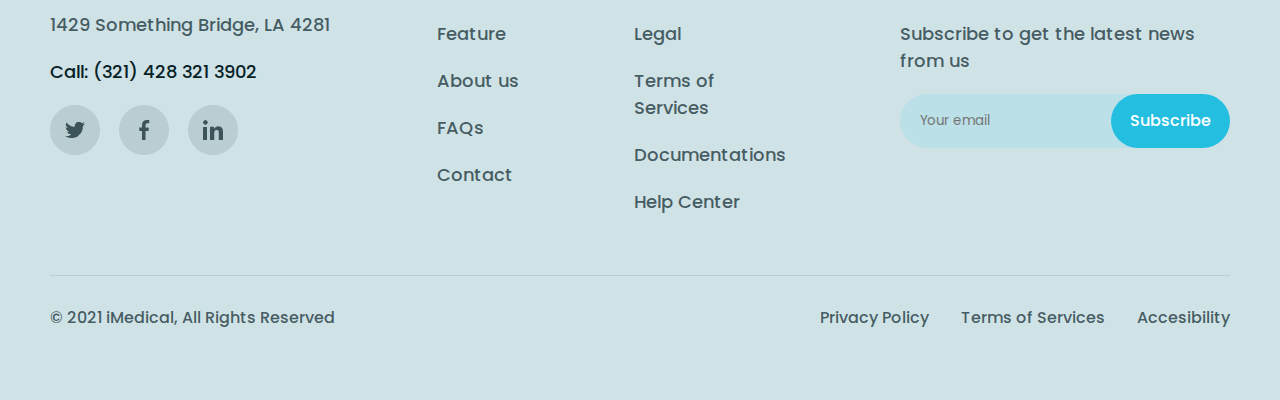
<file: contact.html>
<!DOCTYPE html>
<html lang="en">
<head>
    <meta charset="UTF-8">
    <meta name="viewport" content="width=device-width, initial-scale=1.0">
    <title>VitaNova</title>
    <link rel="stylesheet" href="https://cdn.jsdelivr.net/npm/swiper@11/swiper-bundle.min.css"/>
    <link rel="stylesheet" href="style.css">
    <link rel="stylesheet" href="media.css">
    <script defer src="js/burger.js"></script>
</head>
<body>
    <header>
        <a href="" class="logo">
            <img src="img/logo.png" alt="">
            VitaNova
        </a>
        <nav class="menu">
            <ul>
                <li><a href="index.html">Home</a></li>
                <li><a href="services.html">Our Services</a></li>
                <li><a href="blog.html">Blog</a></li>
                <li><a href="about.html">About us</a></li>
                <li><a class="active" href="contact.html">Contact us</a></li>
            </ul>
        </nav>
        <a href="" class="btn modal">Make Appointment</a>
        <button class="burger" id="burger">
            <span></span>
            <span></span>
            <span></span>
        </button>
    </header>
    <div id="myModal" class="myModal">
        <form action="#">
            <span id="myModal__close" class="close">ₓ</span>
                    <h3>Do you have any questions?</h3>
                    <input type="text" placeholder="Name">
                    <input type="email" placeholder="E-mail">
                    <input type="tel" placeholder="Phone">
                    <button type="submit" class="btn_border">Send</button>
                </form>
      </div>
      <div id="myOverlay"></div>
    <div class="banner_con"></div>
    <section class="seven">
        <div class="container">
            <h2 class="title_h2">Contact us</h2>
            <form action="">
                 <div>
                    <input type="text" placeholder="First Name">
                    <input type="text" placeholder="Last Name">
                 </div>
                 <div>
                    <input type="email" placeholder="Email">
                    <input type="tel" placeholder="Phone">
                 </div>
                 <div class="time">
                    <input type="text" placeholder="Appointment Date">
                    <input type="text" placeholder="Appointment Time">
                 </div>
                 <textarea>Describe what you’re looking for...</textarea>
                 <input type="submit" class="btn" value="Send"></input>
            </form>
        </div>
    </section>
    <footer>
        <div class="container">
            <div class="footer">
                <div>
                    <a href="" class="logo">
                        <img src="img/logo.png" alt="">
                        VitaNova
                    </a>
                    <span>1429 Something Bridge, LA 4281</span>
                    <p>Call: (321) 428 321 3902</p>
                    <div class="social">
                        <img src="img/twitter.png" alt="">
                        <img src="img/facebook.png" alt="">
                        <img src="img/Linkedin.png" alt="">
                    </div>
                </div>
                <div>
                    <h3>Explore</h3>
                    <a href="">Feature</a>
                    <a href="">About us</a>
                    <a href="">FAQs</a>
                    <a href="">Contact</a>
                </div>
                <div>
                    <h3>Legal</h3>
                    <a href="">Legal</a>
                    <a href="">Terms of Services</a>
                    <a href="">Documentations</a>
                    <a href="">Help Center</a>
                </div>
                <div>
                    <h3>Subscribe</h3>
                    <p>Subscribe to get the latest
                        news from us</p>
                    <form action="">
                        <input type="email" placeholder="Your email">
                        <input type="submit" value="Subscribe">
                    </form>
                </div>
            </div>
            <div class="copyright">
                <p>© 2021 iMedical, All Rights Reserved</p>
                <div class="footer_link">
                    <a href="">Privacy Policy</a>
                    <a href="">Terms of Services</a>
                    <a href="">Accesibility</a>
                </div>
            </div>
        </div>
    </footer>
    <div class="gotop gotopshow">
        <img src="img/to-top.svg" alt="">
    </div>
    <script src="js/jquery-3.6.0.min.js"></script>
    <script src="js/modal.js"></script>
    <script src="js/totop.js"></script>
</body>
</html>
</file>
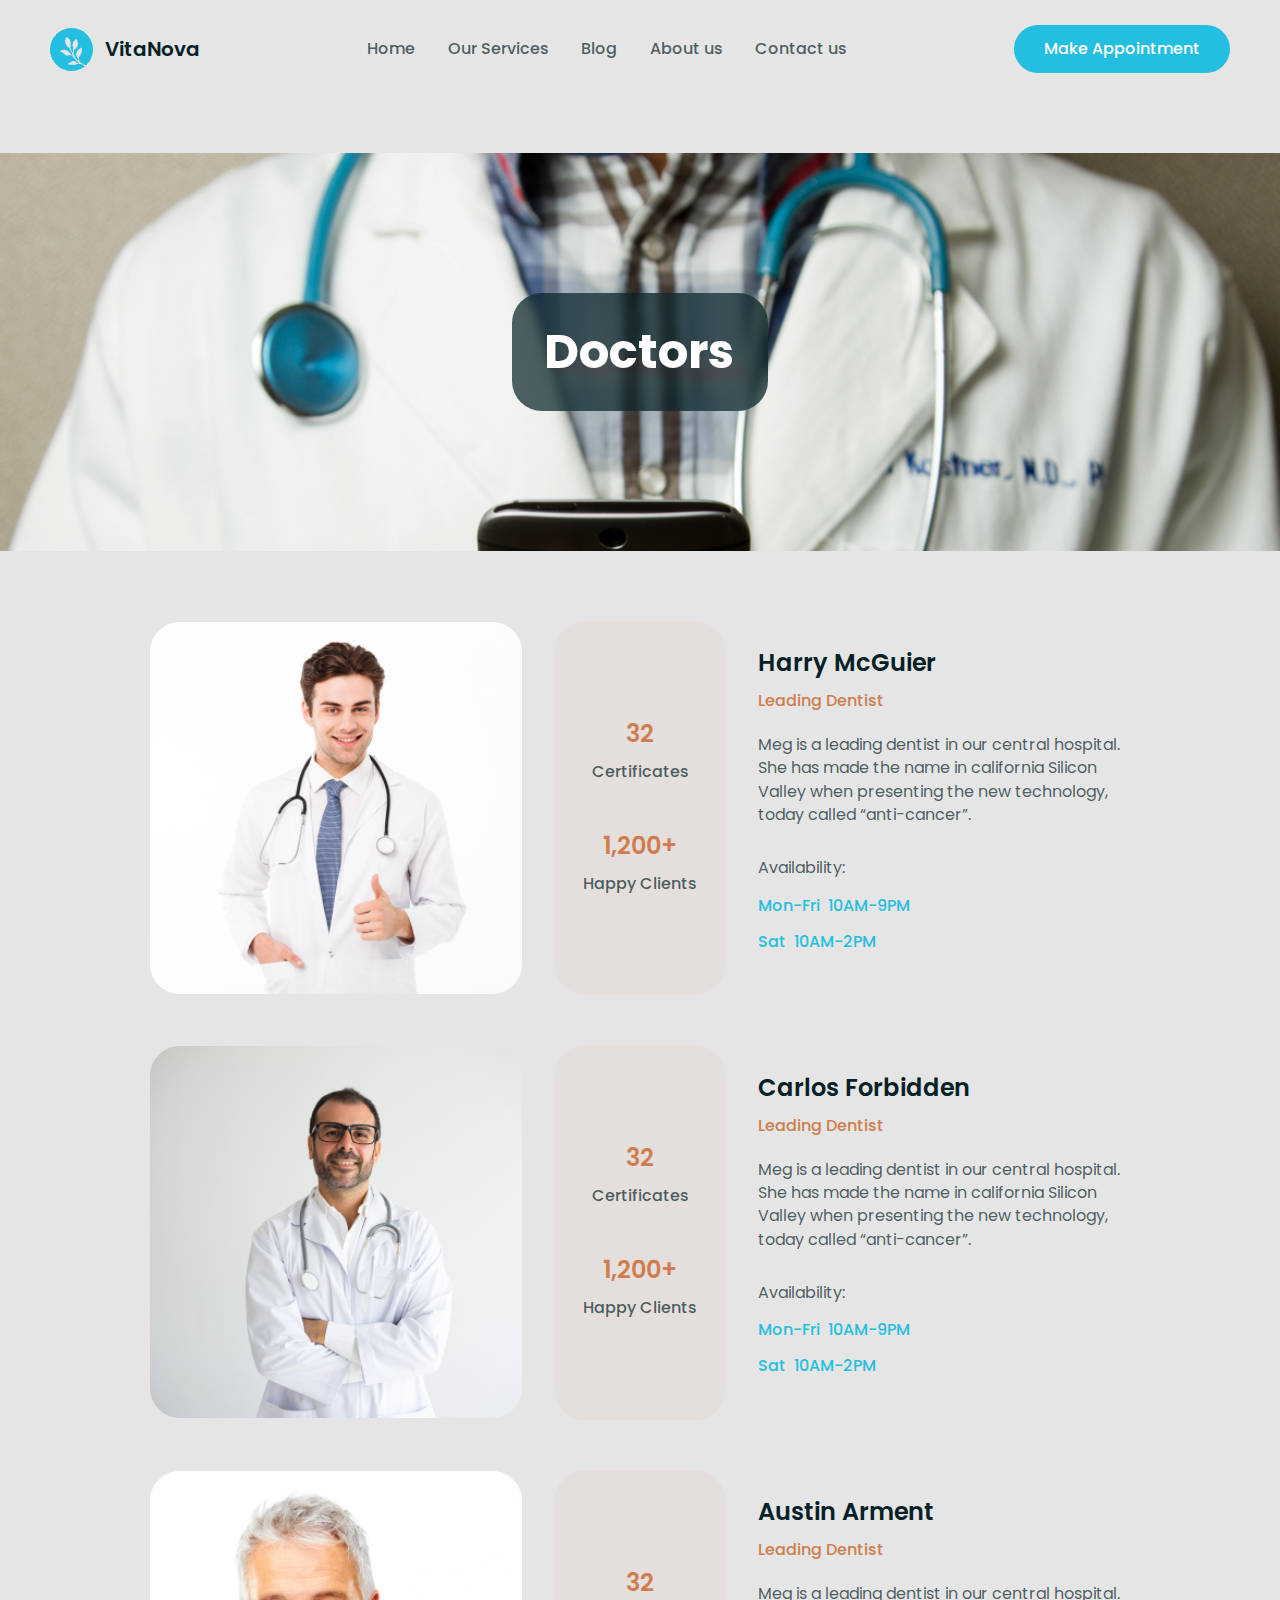
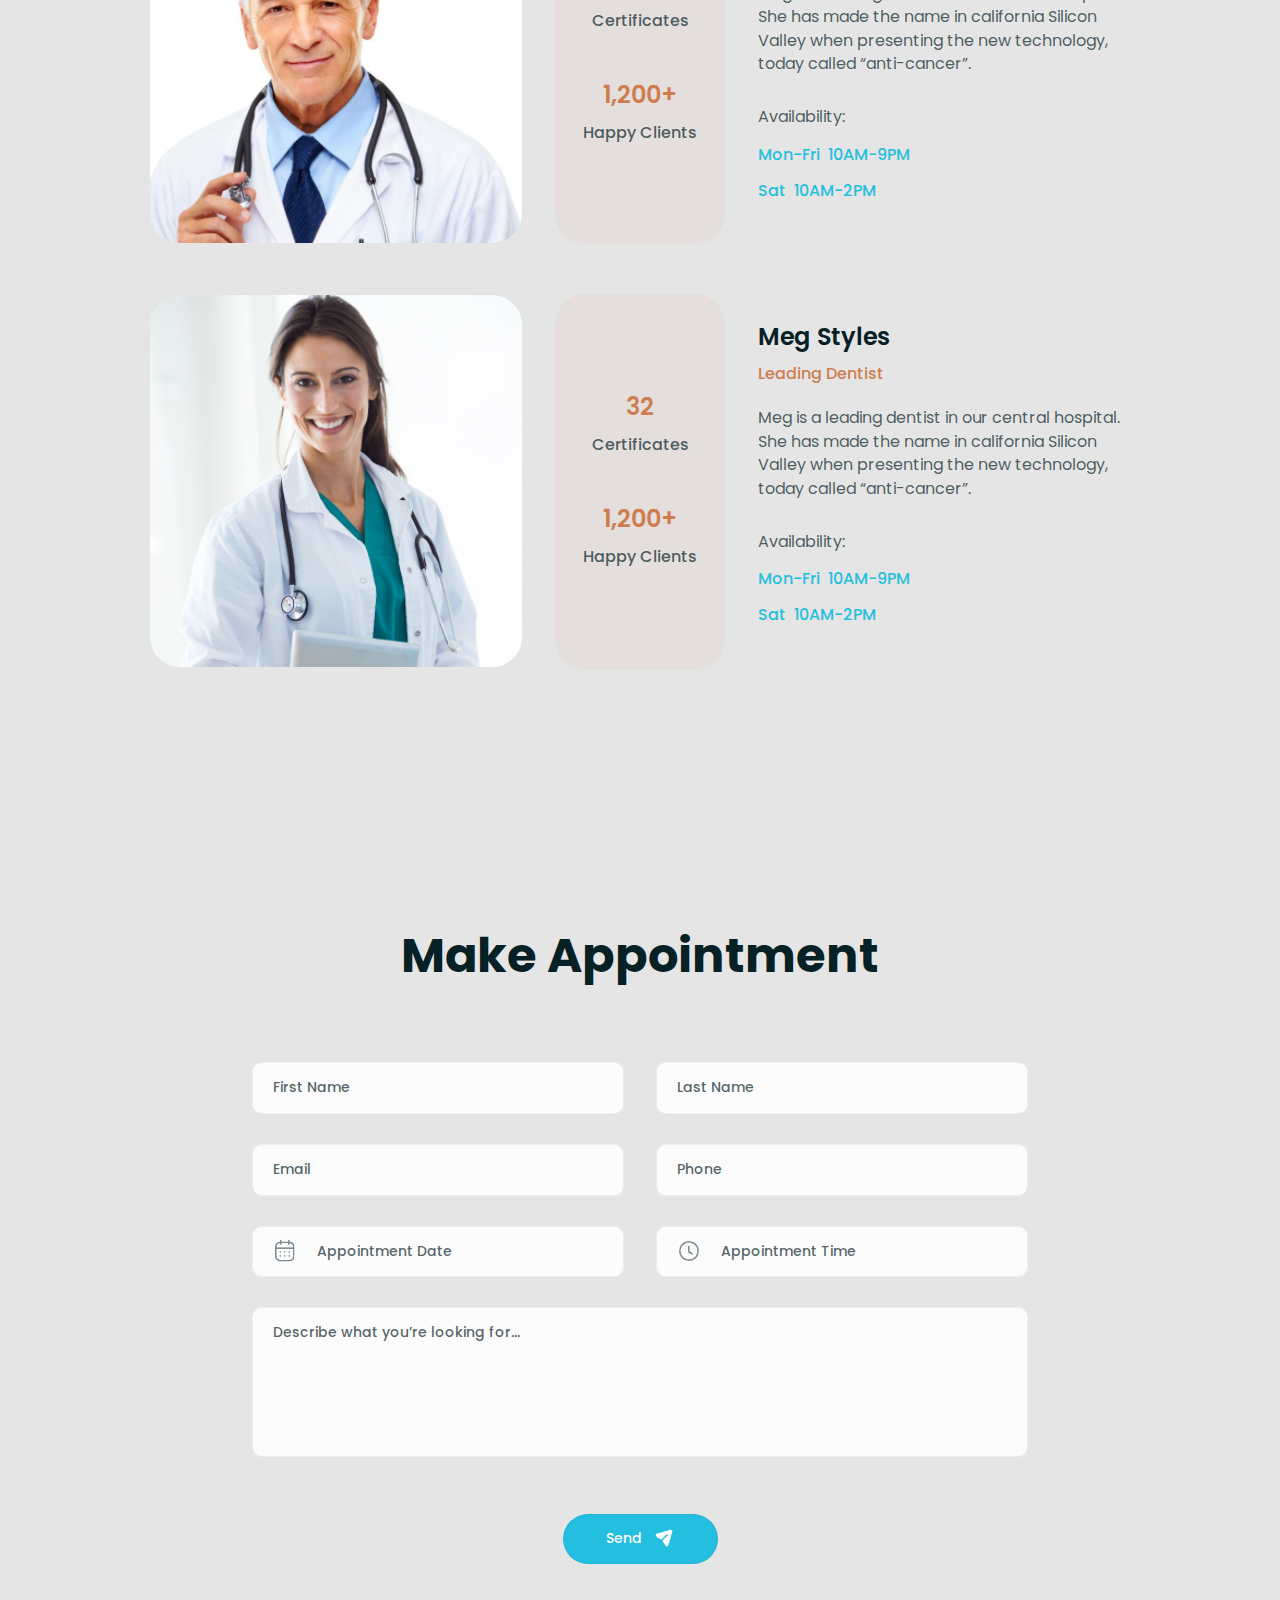
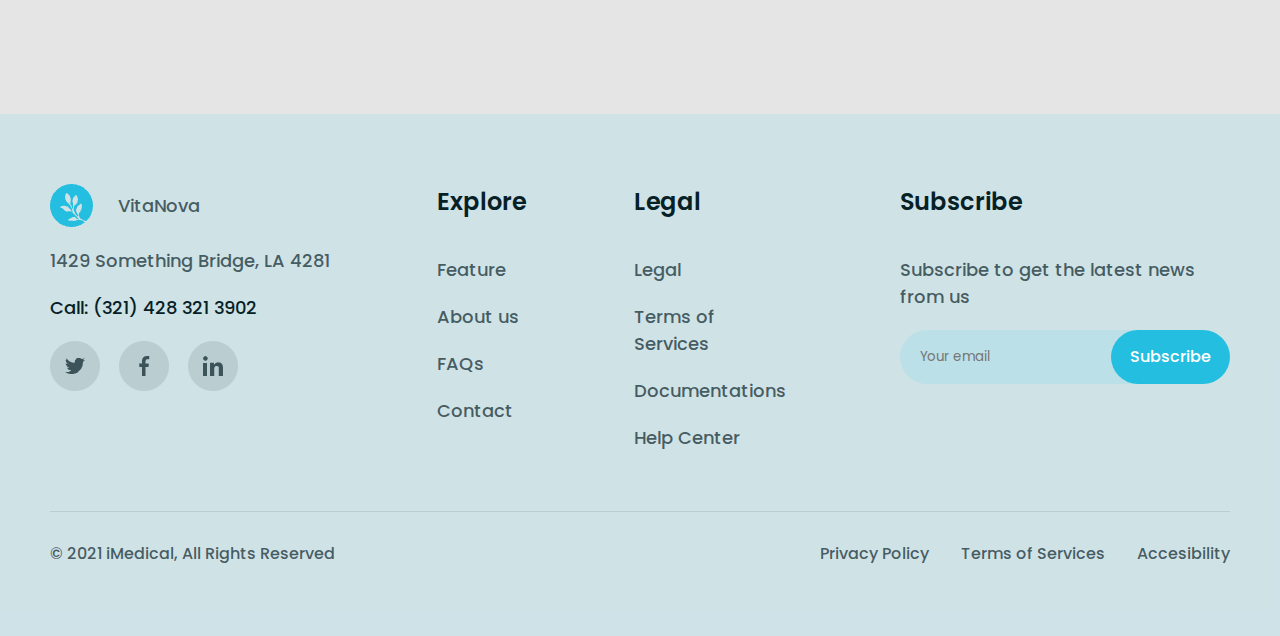
<file: doctors.html>
<!DOCTYPE html>
<html lang="en">
<head>
    <meta charset="UTF-8">
    <meta name="viewport" content="width=device-width, initial-scale=1.0">
    <title>VitaNova</title>
    <link rel="stylesheet" href="https://cdn.jsdelivr.net/npm/swiper@11/swiper-bundle.min.css"/>
    <link rel="stylesheet" href="style.css">
    <link rel="stylesheet" href="media.css">
    <script defer src="js/burger.js"></script>
</head>
<body>
    <header>
        <a href="" class="logo">
            <img src="img/logo.png" alt="">
            VitaNova
        </a>
        <nav class="menu">
            <ul>
                <li><a href="index.html">Home</a></li>
                <li><a href="services.html">Our Services</a></li>
                <li><a href="blog.html">Blog</a></li>
                <li><a href="about.html">About us</a></li>
                <li><a href="contact.html">Contact us</a></li>
            </ul>
        </nav>
        <a href="" class="btn modal">Make Appointment</a>
        <button class="burger" id="burger">
            <span></span>
            <span></span>
            <span></span>
        </button>
    </header>
    <div id="myModal" class="myModal">
        <form action="#">
            <span id="myModal__close" class="close">ₓ</span>
                    <h3>Do you have any questions?</h3>
                    <input type="text" placeholder="Name">
                    <input type="email" placeholder="E-mail">
                    <input type="tel" placeholder="Phone">
                    <button type="submit" class="btn_border">Send</button>
                </form>
      </div>
      <div id="myOverlay"></div>
    <div class="banner_doc">
        <h2>Doctors</h2>
    </div>
    <section class="doctor">
        <div class="container">
            <div class="item">
                <img src="img/img_doctor_1.png" alt="">
                <div class="point">
                    <div>
                        <h4>32</h4>
                        <p>Certificates</p>
                    </div>
                    <div>
                        <h4>1,200+</h4>
                        <p>Happy Clients</p>
                    </div>
                </div>
                <div class="text">
                    <h3>Harry McGuier</h3>
                    <h4>Leading Dentist</h4>
                    <p>Meg is a leading dentist in our central hospital. She has made the name in california Silicon Valley when presenting the new technology, today called “anti-cancer”.</p>
                    <p>Availability:</p>
                    <span>Mon-Fri&#160;&#160;10AM-9PM</span>
                    <span>Sat&#160;&#160;10AM-2PM</span>
                </div>
            </div>
            <div class="item">
                <img src="img/img_doctor_2.png" alt="">
                <div class="point">
                    <div>
                        <h4>32</h4>
                        <p>Certificates</p>
                    </div>
                    <div>
                        <h4>1,200+</h4>
                        <p>Happy Clients</p>
                    </div>
                </div>
                <div class="text">
                    <h3>Carlos Forbidden</h3>
                    <h4>Leading Dentist</h4>
                    <p>Meg is a leading dentist in our central hospital. She has made the name in california Silicon Valley when presenting the new technology, today called “anti-cancer”.</p>
                    <p>Availability:</p>
                    <span>Mon-Fri&#160;&#160;10AM-9PM</span>
                    <span>Sat&#160;&#160;10AM-2PM</span>
                </div>
            </div>
            <div class="item">
                <img src="img/img_doctor_3.png" alt="">
                <div class="point">
                    <div>
                        <h4>32</h4>
                        <p>Certificates</p>
                    </div>
                    <div>
                        <h4>1,200+</h4>
                        <p>Happy Clients</p>
                    </div>
                </div>
                <div class="text">
                    <h3>Austin Arment</h3>
                    <h4>Leading Dentist</h4>
                    <p>Meg is a leading dentist in our central hospital. She has made the name in california Silicon Valley when presenting the new technology, today called “anti-cancer”.</p>
                    <p>Availability:</p>
                    <span>Mon-Fri&#160;&#160;10AM-9PM</span>
                    <span>Sat&#160;&#160;10AM-2PM</span>
                </div>
            </div>
            <div class="item">
                <img src="img/img_doctor_4.png" alt="">
                <div class="point">
                    <div>
                        <h4>32</h4>
                        <p>Certificates</p>
                    </div>
                    <div>
                        <h4>1,200+</h4>
                        <p>Happy Clients</p>
                    </div>
                </div>
                <div class="text">
                    <h3>Meg Styles</h3>
                    <h4>Leading Dentist</h4>
                    <p>Meg is a leading dentist in our central hospital. She has made the name in california Silicon Valley when presenting the new technology, today called “anti-cancer”.</p>
                    <p>Availability:</p>
                    <span>Mon-Fri&#160;&#160;10AM-9PM</span>
                    <span>Sat&#160;&#160;10AM-2PM</span>
                </div>
            </div>
        </div>
    </section>
    <section class="seven">
        <div class="container">
            <h2 class="title_h2">Make Appointment</h2>
            <form action="">
                 <div>
                    <input type="text" placeholder="First Name">
                    <input type="text" placeholder="Last Name">
                 </div>
                 <div>
                    <input type="email" placeholder="Email">
                    <input type="tel" placeholder="Phone">
                 </div>
                 <div class="time">
                    <input type="text" placeholder="Appointment Date">
                    <input type="text" placeholder="Appointment Time">
                 </div>
                 <textarea>Describe what you’re looking for...</textarea>
                 <input type="submit" class="btn" value="Send"></input>
            </form>
        </div>
    </section>
    <footer>
        <div class="container">
            <div class="footer">
                <div>
                    <a href="" class="logo">
                        <img src="img/logo.png" alt="">
                        VitaNova
                    </a>
                    <span>1429 Something Bridge, LA 4281</span>
                    <p>Call: (321) 428 321 3902</p>
                    <div class="social">
                        <img src="img/twitter.png" alt="">
                        <img src="img/facebook.png" alt="">
                        <img src="img/Linkedin.png" alt="">
                    </div>
                </div>
                <div>
                    <h3>Explore</h3>
                    <a href="">Feature</a>
                    <a href="">About us</a>
                    <a href="">FAQs</a>
                    <a href="">Contact</a>
                </div>
                <div>
                    <h3>Legal</h3>
                    <a href="">Legal</a>
                    <a href="">Terms of Services</a>
                    <a href="">Documentations</a>
                    <a href="">Help Center</a>
                </div>
                <div>
                    <h3>Subscribe</h3>
                    <p>Subscribe to get the latest
                        news from us</p>
                    <form action="">
                        <input type="email" placeholder="Your email">
                        <input type="submit" value="Subscribe">
                    </form>
                </div>
            </div>
            <div class="copyright">
                <p>© 2021 iMedical, All Rights Reserved</p>
                <div class="footer_link">
                    <a href="">Privacy Policy</a>
                    <a href="">Terms of Services</a>
                    <a href="">Accesibility</a>
                </div>
            </div>
        </div>
    </footer>
    <div class="gotop gotopshow">
        <img src="img/to-top.svg" alt="">
    </div>
    <script src="js/jquery-3.6.0.min.js"></script>
    <script src="js/modal.js"></script>
    <script src="js/totop.js"></script>
</body>
</html>
</file>
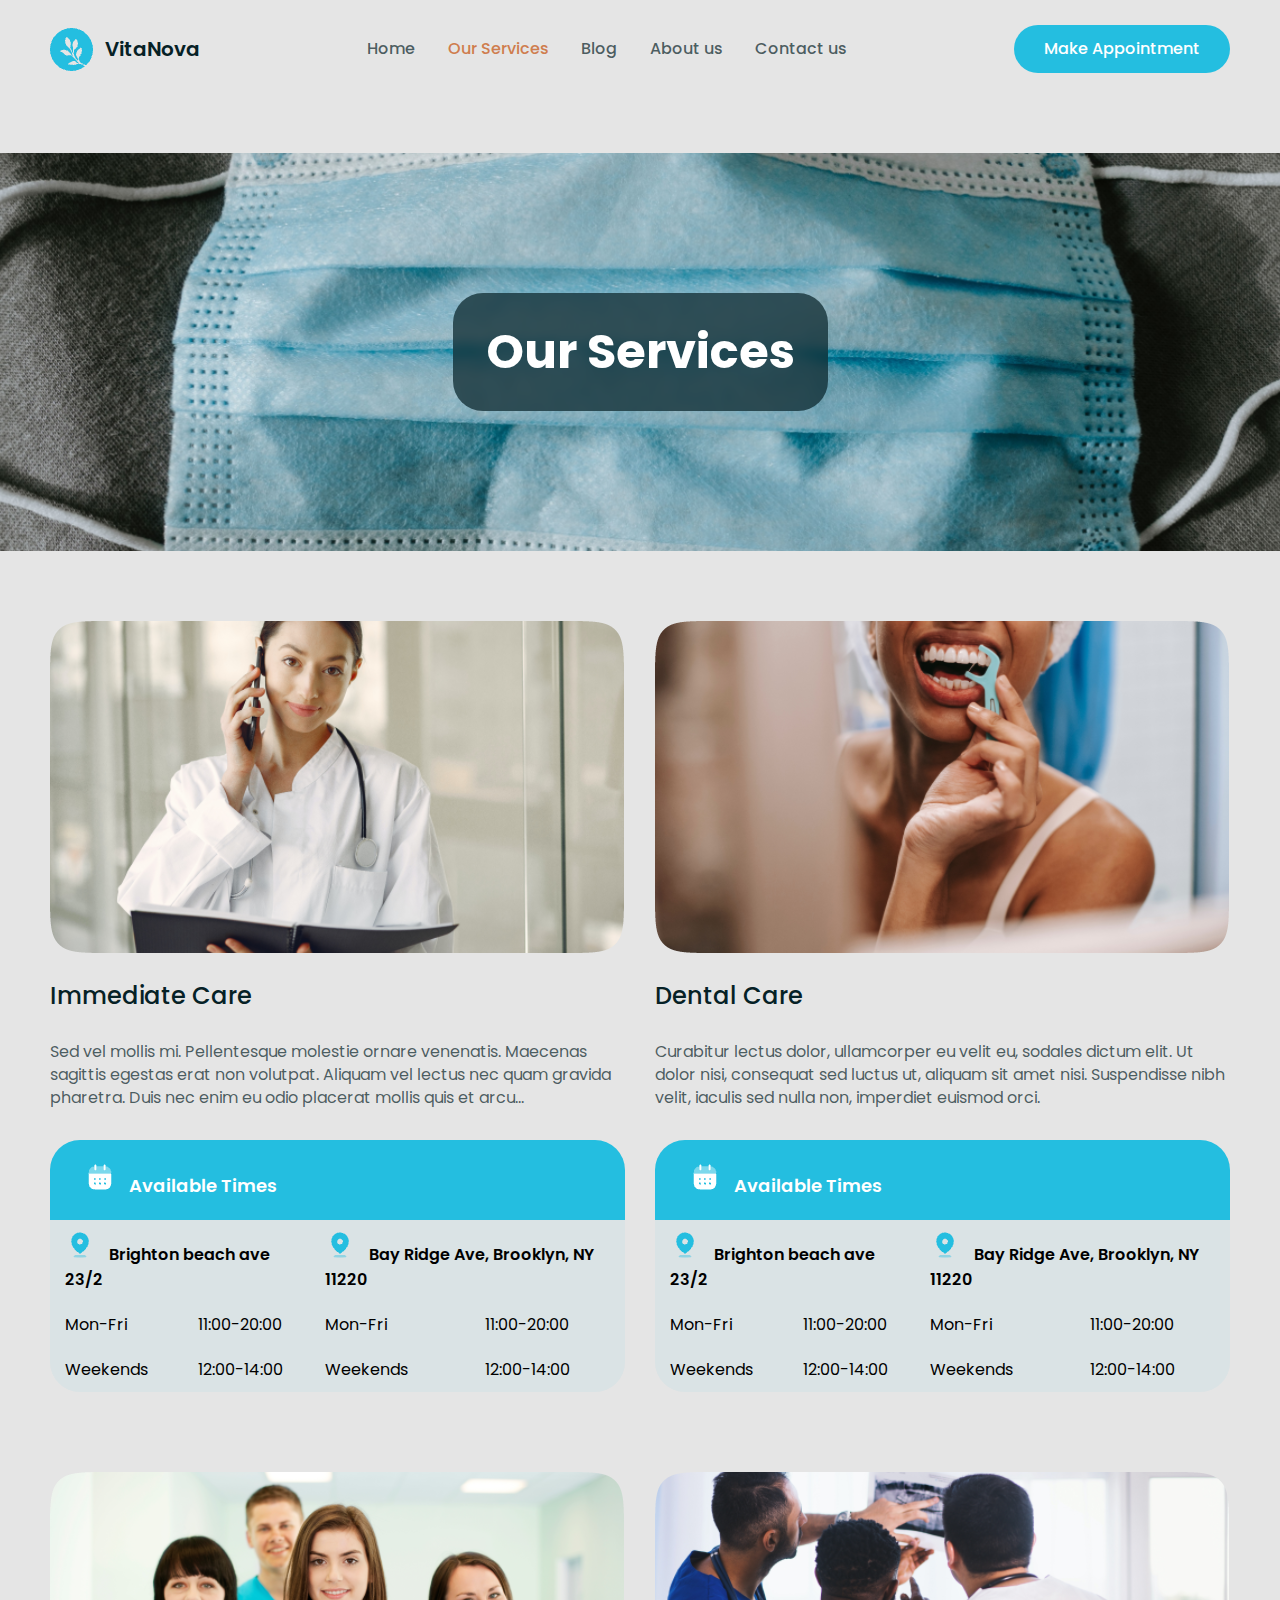
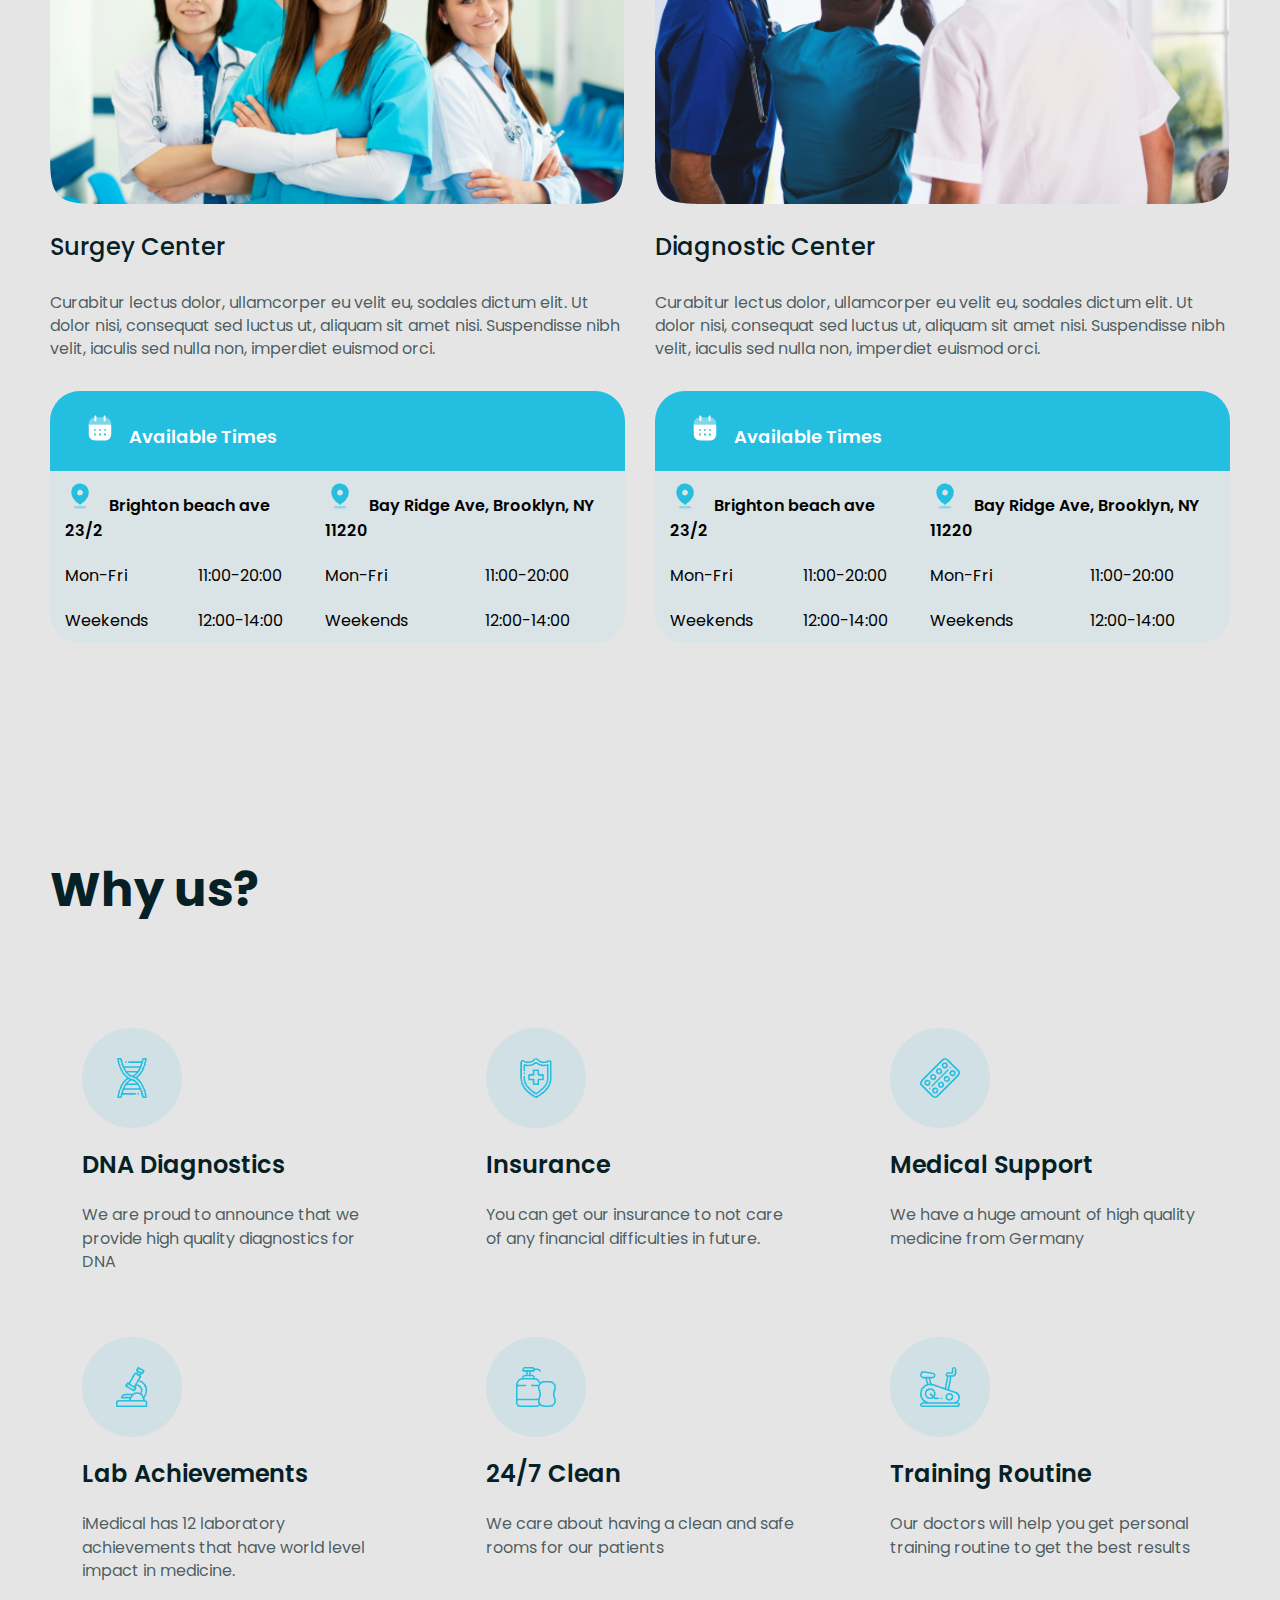
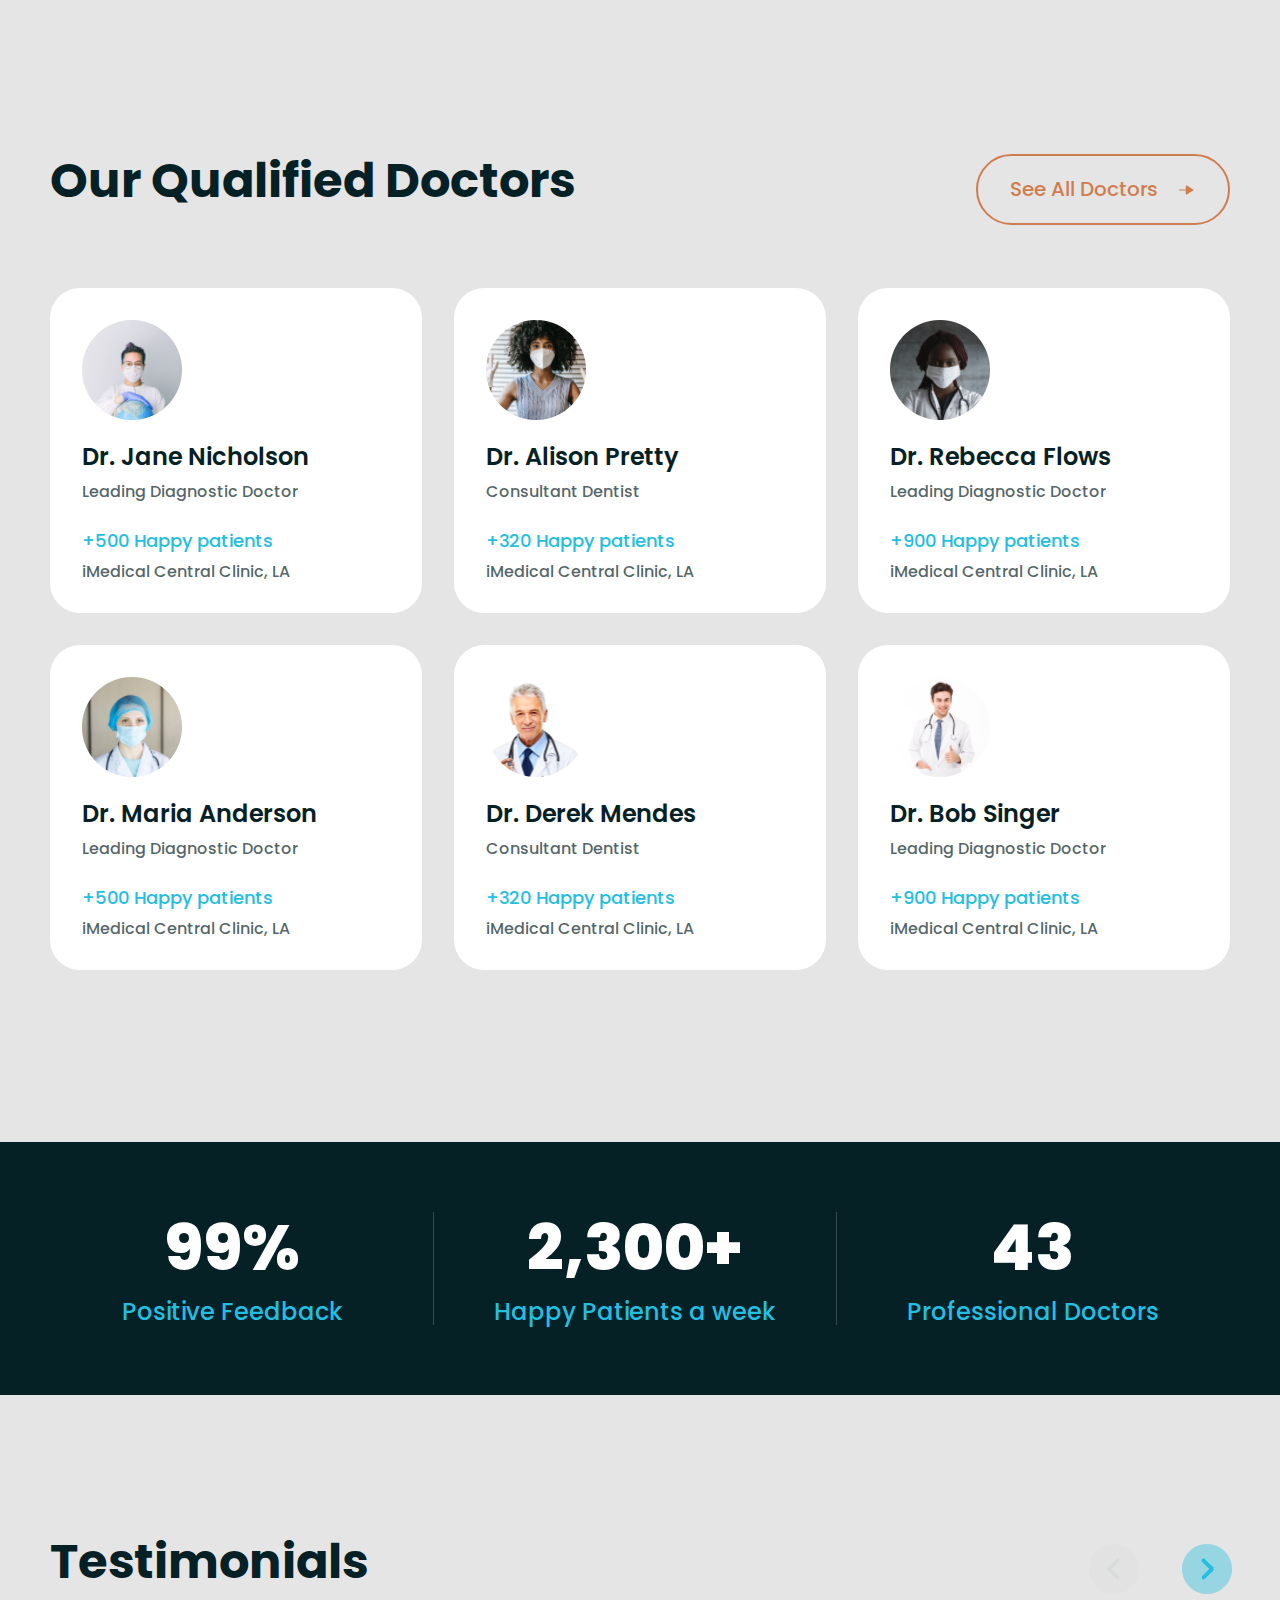
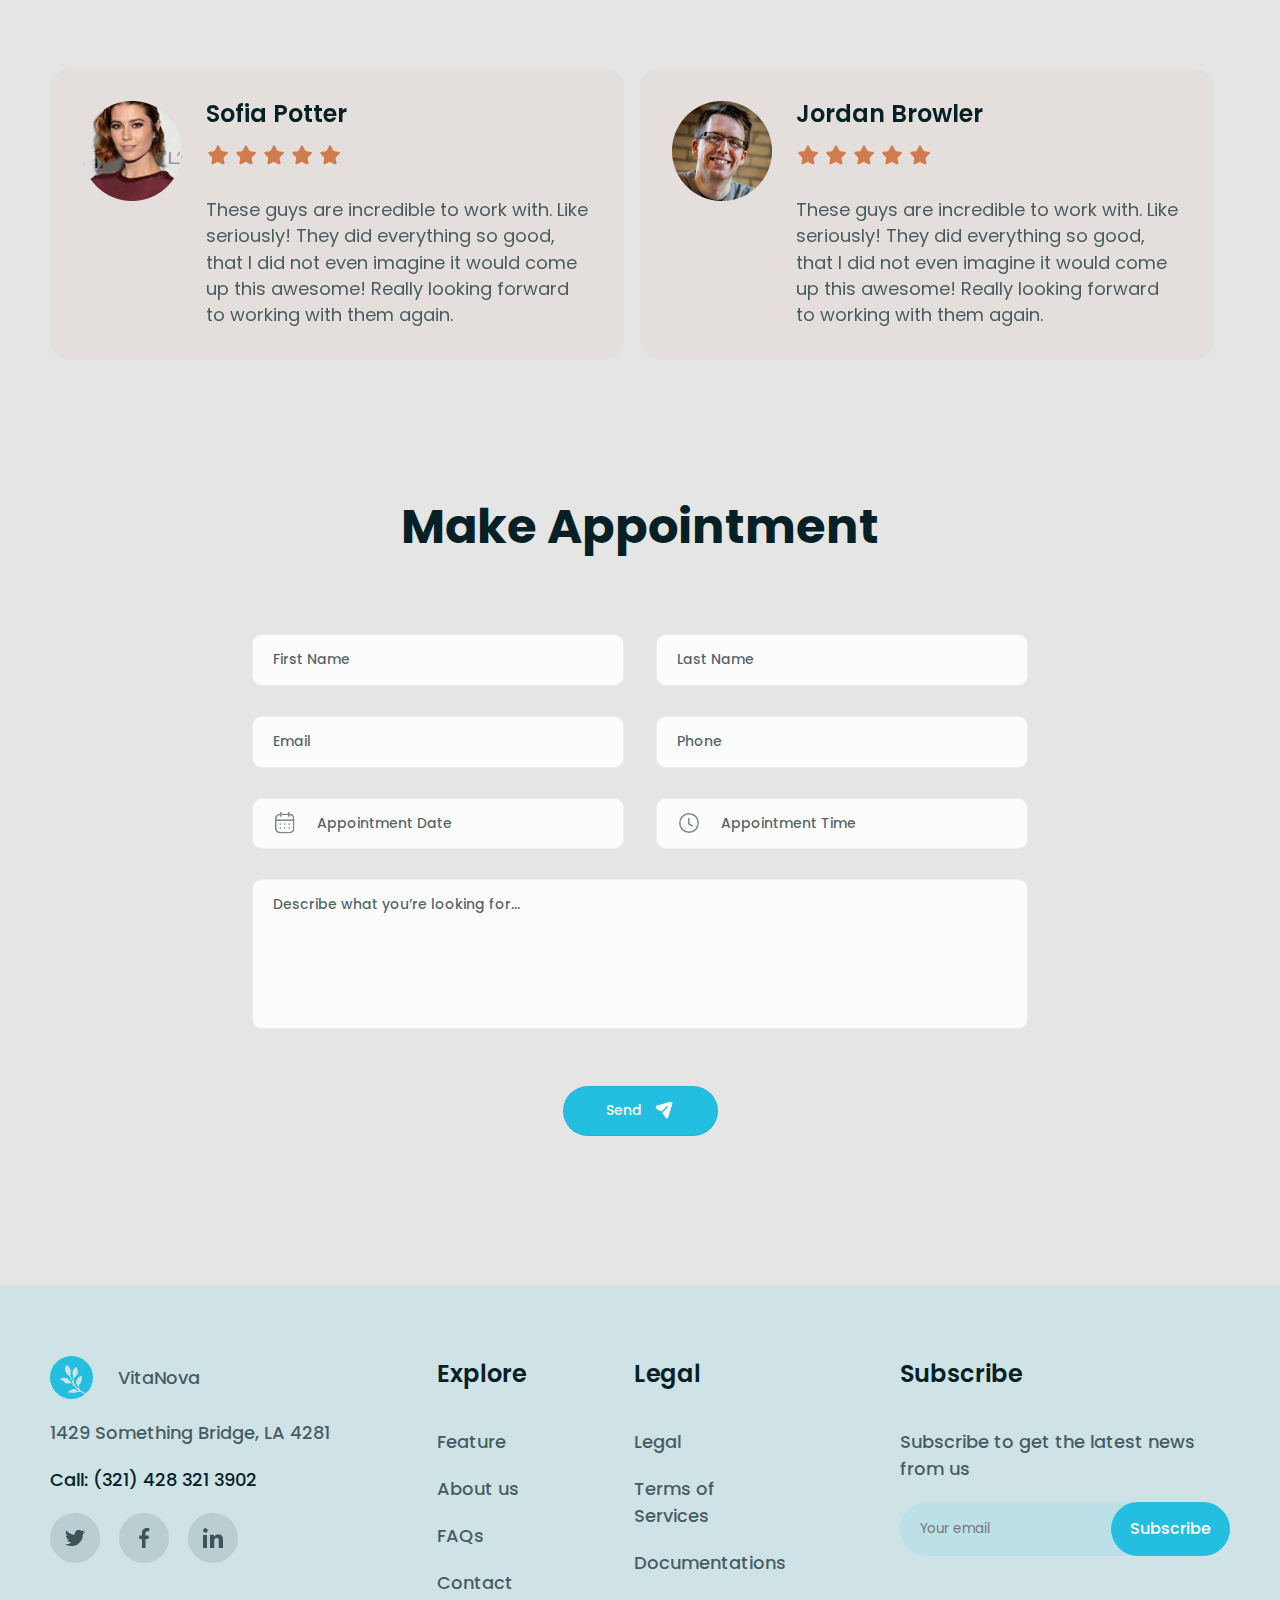
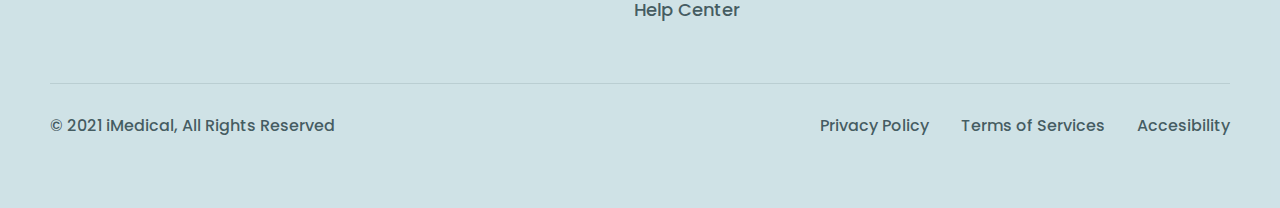
<file: services.html>
<!DOCTYPE html>
<html lang="en">
<head>
    <meta charset="UTF-8">
    <meta name="viewport" content="width=device-width, initial-scale=1.0">
    <title>VitaNova</title>
    <link rel="stylesheet" href="https://cdn.jsdelivr.net/npm/swiper@11/swiper-bundle.min.css"/>
    <link rel="stylesheet" href="style.css">
    <link rel="stylesheet" href="media.css">
    <script defer src="js/burger.js"></script>
</head>
<body>
    <header>
        <a href="" class="logo">
            <img src="img/logo.png" alt="">
            VitaNova
        </a>
        <nav class="menu">
            <ul>
                <li><a href="index.html">Home</a></li>
                <li><a class="active" href="services.html">Our Services</a></li>
                <li><a href="blog.html">Blog</a></li>
                <li><a href="about.html">About us</a></li>
                <li><a href="contact.html">Contact us</a></li>
            </ul>
        </nav>
        <a href="" class="btn modal">Make Appointment</a>
        <button class="burger" id="burger">
            <span></span>
            <span></span>
            <span></span>
        </button>
    </header>
    <div id="myModal" class="myModal">
        <form action="#">
            <span id="myModal__close" class="close">ₓ</span>
                    <h3>Do you have any questions?</h3>
                    <input type="text" placeholder="Name">
                    <input type="email" placeholder="E-mail">
                    <input type="tel" placeholder="Phone">
                    <button type="submit" class="btn_border">Send</button>
                </form>
      </div>
      <div id="myOverlay"></div>
    <div class="banner_ser">
        <h2>Our Services</h2>
    </div>
     <section class="service">
        <div class="container">
            <div class="service_block">
                <div class="item">
                    <img class="img_blog" src="img/img_service_1.png" alt="">
                    <h3>Immediate Care</h3>
                    <p>Sed vel mollis mi. Pellentesque molestie ornare venenatis. Maecenas sagittis egestas erat non volutpat. Aliquam vel lectus nec quam gravida pharetra. Duis nec enim eu odio placerat mollis quis et arcu...</p>
                    <table>
                        <tr>
                            <th colspan="4">
                                <img src="img/icon_calendar.png" alt="">
                                Available Times
                            </th>
                        </tr>
                        <tr>
                            <td colspan="2">
                                <img src="img/icon_location.png" alt="">
                                <span>Brighton beach ave 23/2</span>
                            </td>
                            <td colspan="2">
                                <img src="img/icon_location.png" alt="">
                                <span>Bay Ridge Ave, Brooklyn, NY 11220</span>
                            </td>
                        </tr>
                        <tr>
                            <td>Mon-Fri</td>
                            <td>11:00-20:00</td>
                            <td>Mon-Fri</td>
                            <td>11:00-20:00</td>
                        </tr>
                        <tr>
                            <td class="con1">Weekends</td>
                            <td>12:00-14:00</td>
                            <td>Weekends</td>
                            <td class="con2">12:00-14:00</td>
                        </tr>
                    </table>
                </div>
                <div class="item">
                    <img class="img_blog" src="img/img_service_2.png" alt="">
                    <h3>Dental Care</h3>
                    <p>Curabitur lectus dolor, ullamcorper eu velit eu, sodales dictum elit. Ut dolor nisi, consequat sed luctus ut, aliquam sit amet nisi. Suspendisse nibh velit, iaculis sed nulla non, imperdiet euismod orci.</p>
                    <table>
                        <tr>
                            <th colspan="4">
                                <img src="img/icon_calendar.png" alt="">
                                Available Times
                            </th>
                        </tr>
                        <tr>
                            <td colspan="2">
                                <img src="img/icon_location.png" alt="">
                                <span>Brighton beach ave 23/2</span>
                            </td>
                            <td colspan="2">
                                <img src="img/icon_location.png" alt="">
                                <span>Bay Ridge Ave, Brooklyn, NY 11220</span>
                            </td>
                        </tr>
                        <tr>
                            <td>Mon-Fri</td>
                            <td>11:00-20:00</td>
                            <td>Mon-Fri</td>
                            <td>11:00-20:00</td>
                        </tr>
                        <tr>
                            <td class="con1">Weekends</td>
                            <td>12:00-14:00</td>
                            <td>Weekends</td>
                            <td class="con2">12:00-14:00</td>
                        </tr>
                    </table>
                </div>
            </div>
            <div class="service_block">
                <div class="item">
                    <img class="img_blog" src="img/img_service_3.png" alt="">
                    <h3>Surgey Center</h3>
                    <p>Curabitur lectus dolor, ullamcorper eu velit eu, sodales dictum elit. Ut dolor nisi, consequat sed luctus ut, aliquam sit amet nisi. Suspendisse nibh velit, iaculis sed nulla non, imperdiet euismod orci.</p>
                    <table>
                        <tr>
                            <th colspan="4">
                                <img src="img/icon_calendar.png" alt="">
                                Available Times
                            </th>
                        </tr>
                        <tr>
                            <td colspan="2">
                                <img src="img/icon_location.png" alt="">
                                <span>Brighton beach ave 23/2</span>
                            </td>
                            <td colspan="2">
                                <img src="img/icon_location.png" alt="">
                                <span>Bay Ridge Ave, Brooklyn, NY 11220</span>
                            </td>
                        </tr>
                        <tr>
                            <td>Mon-Fri</td>
                            <td>11:00-20:00</td>
                            <td>Mon-Fri</td>
                            <td>11:00-20:00</td>
                        </tr>
                        <tr>
                            <td class="con1">Weekends</td>
                            <td>12:00-14:00</td>
                            <td>Weekends</td>
                            <td class="con2">12:00-14:00</td>
                        </tr>
                    </table>
                </div>
                <div class="item">
                    <img class="img_blog" src="img/img_service_4.png" alt="">
                    <h3>Diagnostic Center</h3>
                    <p>Curabitur lectus dolor, ullamcorper eu velit eu, sodales dictum elit. Ut dolor nisi, consequat sed luctus ut, aliquam sit amet nisi. Suspendisse nibh velit, iaculis sed nulla non, imperdiet euismod orci.</p>
                    <table>
                        <tr>
                            <th colspan="4">
                                <img src="img/icon_calendar.png" alt="">
                                Available Times
                            </th>
                        </tr>
                        <tr>
                            <td colspan="2">
                                <img src="img/icon_location.png" alt="">
                                <span>Brighton beach ave 23/2</span>
                            </td>
                            <td colspan="2">
                                <img src="img/icon_location.png" alt="">
                                <span>Bay Ridge Ave, Brooklyn, NY 11220</span>
                            </td>
                        </tr>
                        <tr>
                            <td>Mon-Fri</td>
                            <td>11:00-20:00</td>
                            <td>Mon-Fri</td>
                            <td>11:00-20:00</td>
                        </tr>
                        <tr>
                            <td class="con1">Weekends</td>
                            <td>12:00-14:00</td>
                            <td>Weekends</td>
                            <td class="con2">12:00-14:00</td>
                        </tr>
                    </table>
                </div>
            </div>
        </div>
     </section>
    <section class="third">
        <div class="container">
            <h2 class="title_h2">Why us?</h2>
            <div class="cards_why">
                <div class="item">
                    <img src="img/icon_1.png" alt="">
                    <h3>DNA Diagnostics</h3>
                    <p>We are proud to announce that we provide high quality diagnostics for DNA</p>
                </div>
                <div class="item">
                    <img src="img/icon_2.png" alt="">
                    <h3>Insurance</h3>
                    <p>You can get our insurance to not care of any financial difficulties in future.</p>
                </div>
                <div class="item">
                    <img src="img/icon_3.png" alt="">
                    <h3>Medical Support</h3>
                    <p>We have a huge amount of high quality medicine from Germany</p>
                </div>
                <div class="item">
                    <img src="img/icon_4.png" alt="">
                    <h3>Lab Achievements</h3>
                    <p>iMedical has 12 laboratory achievements that have world level impact in medicine.</p>
                </div>
                <div class="item">
                    <img src="img/icon_5.png" alt="">
                    <h3>24/7 Clean</h3>
                    <p>We care about having a clean and safe rooms for our patients</p>
                </div>
                <div class="item">
                    <img src="img/icon_6.png" alt="">
                    <h3>Training Routine</h3>
                    <p>Our doctors will help you get personal training routine to get the best results</p>
                </div>
            </div>
        </div>
    </section>
    <section class="fourth">
        <div class="container">
            <div class="zag">
                <h2 class="title_h2">Our Qualified Doctors</h2>
                <a href="doctors.html" class="btn_border">
                    See All Doctors
                    <img src="img/arrow_right_orange.png" alt="">
                </a>
            </div>
            <div class="doctors">
                <div class="item">
                    <img src="img/doctors_1.png" alt="">
                    <h3>Dr. Jane Nicholson</h3>
                    <p>Leading Diagnostic Doctor</p>
                    <span>+500 Happy patients</span>
                    <p>iMedical Central Clinic, LA</p>
                </div>
                <div class="item">
                    <img src="img/doctors_2.png" alt="">
                    <h3>Dr. Alison Pretty</h3>
                    <p>Consultant Dentist</p>
                    <span>+320 Happy patients</span>
                    <p>iMedical Central Clinic, LA</p>
                </div>
                <div class="item">
                    <img src="img/doctors_3.png" alt="">
                    <h3>Dr. Rebecca Flows</h3>
                    <p>Leading Diagnostic Doctor</p>
                    <span>+900 Happy patients</span>
                    <p>iMedical Central Clinic, LA</p>
                </div>
                <div class="item">
                    <img src="img/doctors_4.png" alt="">
                    <h3>Dr. Maria Anderson</h3>
                    <p>Leading Diagnostic Doctor</p>
                    <span>+500 Happy patients</span>
                    <p>iMedical Central Clinic, LA</p>
                </div>
                <div class="item">
                    <img src="img/doctors_5.png" alt="">
                    <h3>Dr. Derek Mendes</h3>
                    <p>Consultant Dentist</p>
                    <span>+320 Happy patients</span>
                    <p>iMedical Central Clinic, LA</p>
                </div>
                <div class="item">
                    <img src="img/doctors_6.png" alt="">
                    <h3>Dr. Bob Singer</h3>
                    <p>Leading Diagnostic Doctor</p>
                    <span>+900 Happy patients</span>
                    <p>iMedical Central Clinic, LA</p>
                </div>
            </div>
        </div>
    </section>
    <section class="fifth">
        <div class="container">
            <div class="numbers">
                <div class="item">
                    <h3>99%</h3>
                    <p>Positive Feedback</p>
                </div>
                <div class="item">
                    <h3>2,300+</h3>
                    <p>Happy Patients a week</p>
                </div>
                <div class="item">
                    <h3>43</h3>
                    <p>Professional Doctors</p>
                </div>
            </div>
        </div>
    </section>
    <section class="six">
        <div class="container">
            <h2 class="title_h2">Testimonials</h2>
            <div class="slider">
                <div class="nav">
                    <div class="swiper-button-prev">
                        <img src="img/arrow_circle_left.png" alt="">
                    </div>
                    <div class="swiper-button-next">
                        <img src="img/arrow_circle_right.png" alt="">
                    </div>
                </div>
                <div class="swiper testimonials-slider js-testimonials-slider js-2">
                    <div class="swiper-wrapper">
                        <div class="swiper-slide testimonials-item">
                            <div class="item">
                                <img src="img/testimonial_1.png" alt="">
                                <div>
                                    <h3>Sofia Potter</h3>
                                    <div class="rate">
                                        <img src="img/star.png" alt="">
                                        <img src="img/star.png" alt="">
                                        <img src="img/star.png" alt="">
                                        <img src="img/star.png" alt="">
                                        <img src="img/star.png" alt="">
                                    </div>
                                    <p>These guys are incredible to work with. Like seriously! They did everything so good, that I did not even imagine it would come up this awesome! Really looking forward to working with them again.</p>
                                </div>
                            </div>
                        </div>
                        <div class="swiper-slide testimonials-item">
                            <div class="item">
                                <img src="img/testimonial_2.png" alt="">
                                <div>
                                    <h3>Jordan Browler</h3>
                                    <div class="rate">
                                        <img src="img/star.png" alt="">
                                        <img src="img/star.png" alt="">
                                        <img src="img/star.png" alt="">
                                        <img src="img/star.png" alt="">
                                        <img src="img/star.png" alt="">
                                    </div>
                                    <p>These guys are incredible to work with. Like seriously! They did everything so good, that I did not even imagine it would come up this awesome! Really looking forward to working with them again.</p>
                                </div>
                            </div>
                        </div>
                        <div class="swiper-slide testimonials-item">
                            <div class="item">
                                <img src="img/testimonial_1.png" alt="">
                                <div>
                                    <h3>Sofia Potter</h3>
                                    <div class="rate">
                                        <img src="img/star.png" alt="">
                                        <img src="img/star.png" alt="">
                                        <img src="img/star.png" alt="">
                                        <img src="img/star.png" alt="">
                                        <img src="img/star.png" alt="">
                                    </div>
                                    <p>These guys are incredible to work with. Like seriously! They did everything so good, that I did not even imagine it would come up this awesome! Really looking forward to working with them again.</p>
                                </div>
                            </div>
                        </div>
                        <div class="swiper-slide testimonials-item">
                            <div class="item">
                                <img src="img/testimonial_2.png" alt="">
                                <div>
                                    <h3>Jordan Browler</h3>
                                    <div class="rate">
                                        <img src="img/star.png" alt="">
                                        <img src="img/star.png" alt="">
                                        <img src="img/star.png" alt="">
                                        <img src="img/star.png" alt="">
                                        <img src="img/star.png" alt="">
                                    </div>
                                    <p>These guys are incredible to work with. Like seriously! They did everything so good, that I did not even imagine it would come up this awesome! Really looking forward to working with them again.</p>
                                </div>
                            </div>
                        </div>
                    </div>
                </div>
            </div>
        </div>
    </section>
    <section class="seven">
        <div class="container">
            <h2 class="title_h2">Make Appointment</h2>
            <form action="">
                 <div>
                    <input type="text" placeholder="First Name">
                    <input type="text" placeholder="Last Name">
                 </div>
                 <div>
                    <input type="email" placeholder="Email">
                    <input type="tel" placeholder="Phone">
                 </div>
                 <div class="time">
                    <input type="text" placeholder="Appointment Date">
                    <input type="text" placeholder="Appointment Time">
                 </div>
                 <textarea>Describe what you’re looking for...</textarea>
                 <input type="submit" class="btn" value="Send"></input>
            </form>
        </div>
    </section>
    <footer>
        <div class="container">
            <div class="footer">
                <div>
                    <a href="" class="logo">
                        <img src="img/logo.png" alt="">
                        VitaNova
                    </a>
                    <span>1429 Something Bridge, LA 4281</span>
                    <p>Call: (321) 428 321 3902</p>
                    <div class="social">
                        <img src="img/twitter.png" alt="">
                        <img src="img/facebook.png" alt="">
                        <img src="img/Linkedin.png" alt="">
                    </div>
                </div>
                <div>
                    <h3>Explore</h3>
                    <a href="">Feature</a>
                    <a href="">About us</a>
                    <a href="">FAQs</a>
                    <a href="">Contact</a>
                </div>
                <div>
                    <h3>Legal</h3>
                    <a href="">Legal</a>
                    <a href="">Terms of Services</a>
                    <a href="">Documentations</a>
                    <a href="">Help Center</a>
                </div>
                <div>
                    <h3>Subscribe</h3>
                    <p>Subscribe to get the latest
                        news from us</p>
                    <form action="">
                        <input type="email" placeholder="Your email">
                        <input type="submit" value="Subscribe">
                    </form>
                </div>
            </div>
            <div class="copyright">
                <p>© 2021 iMedical, All Rights Reserved</p>
                <div class="footer_link">
                    <a href="">Privacy Policy</a>
                    <a href="">Terms of Services</a>
                    <a href="">Accesibility</a>
                </div>
            </div>
        </div>
    </footer>
    <div class="gotop gotopshow">
        <img src="img/to-top.svg" alt="">
    </div>
    <script src="js/jquery-3.6.0.min.js"></script>
    <script src="js/modal.js"></script>
    <script src="js/totop.js"></script>
    <script src="https://cdn.jsdelivr.net/npm/swiper@11/swiper-bundle.min.js"></script>
    <script>
        const swiper2 = new Swiper('.js-2', {
            grabCursor: true,
            spaceBetweel: 30,
            navigation: {
                nextEl: '.swiper-button-next',
                prevEl: '.swiper-button-prev',
            },
            breakpoints: {
                992:{
                    slidesPerView:2
                },
                767:{
                    slidesPerView:1
                }
            }

        });
    </script>
</body>
</html>
</file>
<file: style.css>
@import url('https://fonts.googleapis.com/css2?family=Poppins:ital,wght@0,100;0,200;0,300;0,400;0,500;0,600;0,700;0,800;0,900;1,100;1,200;1,300;1,400;1,500;1,600;1,700;1,800;1,900&display=swap');
* {
    margin: 0;
    padding: 0;
    box-sizing: border-box;
    font-family: "Poppins", sans-serif;
}
body {
    background: rgb(229, 229, 229);
}
a, img, span, input {
    display: block;
}
a {
    text-decoration: none;
}
:root {
    --mainColor: #24BEE0;
    --lightMainColor: rgb(18, 204, 244, 0.1);
    --blackColor: #062126;
    --grayColor: rgba(6, 33, 38, 0.7);
    --whiteColor: #fff;
    --orangeColor: #CF7D4E;
    --lightOrangeColor: rgba(207, 125, 78, 0.05);
}
.container {
    width: 1180px;
    margin: 0 auto;
}
.btn {
    border-radius: 40px;
    background-color: var(--mainColor);
    color: var(--whiteColor);
    padding: 12px 30px;
}
.active {
    color: var(--orangeColor);
}
header {
    width: 1180px;
    margin: 25px auto 80px;
    display: flex;
    justify-content: space-between;
    align-items: center;
}
.logo {
    width: 150px;
    display: flex;
    justify-content: space-between;
    align-items: center;
    color: var(--blackColor);
    font-weight: 600;
    font-size: 20px;
}
header ul {
    list-style: none;
    display: flex;
    justify-content: space-between;
    width: 480px;
}
header ul a {
    color: var(--grayColor);
    font-size: 16px;
    font-weight: 500;
    line-height: 24px;
}
header .btn {
    font-size: 16px;
    font-weight: 500;
    line-height: 24px;
}
/*burger*/
.burger {
    position: absolute;
    right: 20px;
    top: 28px;
    z-index: 20;
    width: 40px;
    height: 40px;
    border: 1px solid var(--mainColor);
    border-radius: 3px;
    display: none;
    background-color: var(--colorBlack);
}
.burger span {
    position: absolute;
    width: 30px;
    height: 3px;
    background-color: var(--mainColor);
    left: 5px;
    transition: transform .5s, opacity .5s, background-color .5s;
}
.burger span:nth-child(1) {
    transform: translateY(-10px);
}
.burger span:nth-child(3) {
    transform: translateY(10px);
}
header.open .burger span:nth-child(1) {
    transform: translateY(0) rotate(45deg);
}
header.open .burger span:nth-child(2) {
    opacity: 0;
}
header.open .burger span:nth-child(3) {
    transform: translateY(0) rotate(-45deg);
}

.main_content {
    display: flex;
    justify-content: space-between;
}
.offer {
    width: 624px;
}
.offer h1 {
    width: 522px;
    font-size: 72px;
    font-weight: 700;
    line-height: 116%;
    color: var(--blackColor);
    margin-bottom: 30px;
}
.offer p {
    color: var(--grayColor);
    font-size: 20px;
    font-weight: 400;
    line-height: 173.1%;
    margin-bottom: 50px;
}
.group_media {
    width: 624px;
    display: flex;
    flex-wrap: wrap;
    border-radius: 30px;
    background-color: var(--lightOrangeColor);
    padding: 50px;
    margin-bottom: 50px;
}
.group_media .item {
    display: flex;
    justify-content: space-between;
    align-items: flex-start;
}
.group_media .item:first-child {
    width: 224px;
    margin-right: 30px;
    margin-bottom: 30px;
}
.group_media .item:nth-child(2) {
    width: 264px;
    margin-bottom: 30px;
}
.group_media .item:nth-child(3) {
    width: 209px;
    margin-right: 45px;
}
.group_media .item:nth-child(4) {
    width: 206px;
}
.group_media .item h3 {
    color:var(--blackColor);
    font-size: 16px;
    font-weight: 600;
    line-height: 24px;
}
.group_media .item p {
    color: var(--grayColor);
    font-size: 14px;
    font-weight: 500;
    line-height: 21px;
    margin-bottom: 0;
}
.btn_time {
    display: flex;
    justify-content: space-between;
    width: 513px;
}
.btn_time .btn {
    width: 297px;
    display: flex;
    justify-content: space-between;
    align-items: center;
    font-size: 20px;
    font-weight: 500;
    line-height: 173.1%;
}
.btn_time span {
    color: var(--orangeColor);
    font-size: 16px;
    font-weight: 500;
    line-height: 35px;
    width: 164px;
}
.second, .third, .fourth, .fifth, .six, .seven {
    margin: 140px 0;
}
.title_h2 {
    color: var(--blackColor);
    font-size: 48px;
    font-weight: 700;
    line-height: 112.5%;
    margin-bottom: 80px;
}
.slider {
    position: relative;
}
.slider p {
    margin-top: 30px;
    font-size: 24px;
    font-weight: 500;
    line-height: 112.5%;
    color: var(--blackColor);
}
.nav {
    position: absolute;
    width: 140px;
    right: 0;
    top: -100px;
}
.swiper-button-prev:after {
    content: none;
}
.swiper-button-next:after {
    content: none;
}
.cards_why {
    display: flex;
    flex-wrap: wrap;
    justify-content: space-between;
}
.cards_why .item {
    width: 372px;
    padding: 32px;
    transition: 0.5s;
}
.cards_why .item:hover {
    border-radius: 30px;
    box-shadow: 0px 24px 61px -14px rgba(15, 151, 181, 0.14);
    background-color: var(--whiteColor);
}
.cards_why .item h3 {
    margin: 24px 0;
    color: var(--blackColor);
    font-size: 24px;
    font-weight: 600;
    line-height: 112.5%;
}
.cards_why .item p {
    color: var(--grayColor);
    font-size: 16px;
    font-weight: 400;
    line-height: 146.1%;
}
.zag {
    display: flex;
    justify-content: space-between;
    align-items: flex-start;
}
.btn_border {
    width: 254px;
    padding: 16px 32px;
    box-sizing: border-box;
    border: 2px solid var(--orangeColor);
    border-radius: 55px;
    display: flex;
    justify-content: space-between;
    align-items: center;
    font-size: 20px;
    font-weight: 500;
    line-height: 173.1%;
    color: var(--orangeColor);
}
.doctors {
    display: flex;
    flex-wrap: wrap;
    justify-content: space-between;
}
.doctors .item {
    width: 372px;
    padding: 32px;
    background-color: var(--whiteColor);
    border-radius: 30px;
    margin-bottom: 32px;
    transition: 0.5s;
}
.doctors .item:hover {
    box-shadow: 0px 35px 55px -12px rgba(170, 71, 15, 0.26);
}
.doctors .item h3 {
    color: var(--blackColor);
    font-size: 24px;
    font-weight: 600;
    line-height: 112.5%;
    margin: 24px 0 12px;
}
.doctors .item p {
    color: var(--grayColor);
    font-size: 16px;
    font-weight: 500;
    line-height: 112.5%;
}
.doctors .item span {
    margin: 30px 0 12px;
    color: var(--mainColor);
    font-size: 18px;
    font-weight: 500;
    line-height: 112.5%;
}
.fifth{
    background: rgb(6, 33, 38);
    padding: 70px 0;
}
.numbers {
    display: flex;
    justify-content: center;
}
.numbers .item {
    text-align: center;
}
.numbers .item:first-child{
    border-right: 1px solid rgba(255, 255, 255, 0.2);
    padding-right: 90px;
}
.numbers .item:nth-child(2){
    text-align: center;
    padding: 0 60px;
}
.numbers .item:nth-child(3){
    border-left: 1px solid rgba(255, 255, 255, 0.2);
    padding-left: 70px;
}
.numbers .item h3 {
    font-size: 64px;
    font-weight: 800;
    line-height: 112.5%;
    color: var(--whiteColor);
    margin-bottom: 15px;
}
.numbers .item p {
    font-size: 24px;
    font-weight: 500;
    line-height: 112.5%;
    color: var(--mainColor);
}
.six .item {
    width: 574px;
    padding: 32px;
    border-radius: 20px;
    background: rgba(207, 125, 78, 0.05);
    display: flex;
    justify-content: space-between;
    align-items: flex-start;
}
.six .item h3 {
    color: var(--blackColor);
    font-size: 24px;
    font-weight: 600;
    line-height: 112.5%;
    margin-bottom: 15px;
}
.six .item .rate {
    display: flex;
    justify-content: space-between;
    width: 136px;
    margin-bottom: 20px;
}
.six .item p {
    color: var(--grayColor);
    font-size: 18px;
    font-weight: 400;
    line-height: 146.1%;
    width: 386px;
}
.seven .title_h2 {
    text-align: center;
}
.seven form {
    width: 776px;
    margin: 0 auto;
}
.seven form div {
    display: flex;
    justify-content: space-between;
    margin-bottom: 30px;
}
.seven form input, .seven form textarea {
    border: 1px solid rgba(0, 0, 0, 0.05);
    border-radius: 10px;
    background: rgb(252, 252, 252);
    font-size: 14px;
    font-weight: 500;
    line-height: 112.5%;
    color: var(--grayColor);
    padding: 17px 20px;
}
.seven form input {
    width: 372px;
}
.seven form textarea {
    width: 100%;
    height: 150px;
    resize: none;
    margin-bottom: 50px;
}
.seven form input::-webkit-input-placeholder {
    font-size: 14px;
    font-weight: 500;
    line-height: 112.5%;
    color: var(--grayColor);
}
.seven form .time input:nth-child(1){
    background-image: url(img/input_calendar.png);
    padding-left: 64px;
    background-repeat: no-repeat;
    background-position: 20px 12px;
}
.seven form .time input:nth-child(2){
    background-image: url(img/input_clock.png);
    padding-left: 64px;
    background-repeat: no-repeat;
    background-position: 20px 12px;
}
.seven form input[type="submit"] {
    width: 155px;
    margin: 0 auto;
    border-radius: 40px;
    background-color: var(--mainColor);
    color: var(--whiteColor);
    padding: 16px 32px 16px 0px;
    background-image: url(img/arrow_send.png);
    background-repeat: no-repeat;
    background-position: 90px 13px;
}
footer {
    margin-top: 150px;
    background-color: var(--lightMainColor);
    padding: 70px 0;
}
footer .footer {
    display: flex;
    justify-content: space-between;
    border-bottom:1px solid rgba(6, 33, 38, 0.1);
    padding-bottom: 40px;
}
footer .footer div:nth-child(1) {
    width: 281px;
}
footer .footer div:nth-child(2) {
    width: 90px;
}
footer .footer div:nth-child(3) {
    width: 160px;
}
footer .footer div:nth-child(4) {
    width: 330px;
}
footer .footer div.social {
    display: flex;
    justify-content: space-between;
    width: 188px;
}
footer .footer h3 {
    font-size: 24px;
    font-weight: 600;
    line-height: 36px;
    margin-bottom: 36px;
    color: var(--blackColor);
}
footer .footer p, footer .footer a, footer .footer span {
    font-size: 18px;
    font-weight: 500;
    line-height: 27px;
    color: var(--grayColor);
    margin-bottom: 20px;
}
footer .footer div:nth-child(1) p {
    color: var(--blackColor);
}
footer .footer form {
    width: 330px;
    display: flex;
    position: relative;
}
footer .footer form input[type="email"]{
    width: 289px;
    border-radius: 45px;
    background: rgba(18, 204, 244, 0.1);
    padding: 17px 20px;
    border: none;
}
footer .footer form input[type="submit"] {
    width: 119px;
    background-color: var(--mainColor);
    padding: 15px 19px;
    font-size: 16px;
    font-weight: 500;
    line-height: 24px;
    color: var(--whiteColor);
    border: none;
    border-radius: 45px;
    position: absolute;
    right: 0;
}
footer .copyright {
    margin-top: 30px;
}
footer .copyright p {
    font-size: 16px;
    font-weight: 500;
    line-height: 24px;
    color: var(--grayColor);
}
footer .copyright, footer .footer_link {
    display: flex;
    justify-content: space-between;
    align-items: center;
}
footer .footer_link {
    width: 410px;
}
footer .footer_link a {
    font-size: 16px;
    font-weight: 500;
    line-height: 24px;
    color: var(--grayColor);
}
/*Doctors*/
.banner_doc {
    background-image: url(img/banner.jpg);
    background-repeat: no-repeat;
    background-size: cover;
    padding: 140px 0;
}
.banner_doc h2 {
    width: 256px;
    margin: 0 auto;
    border-radius: 30px;
    backdrop-filter: blur(5px);
    background: rgba(6, 33, 38, 0.7);
    font-size: 48px;
    font-weight: 700;
    line-height: 112.5%;
    color: var(--whiteColor);
    padding: 32px;
}
.doctor {
    padding: 70px 0;
}
.doctor .item {
    width: 980px;
    display: flex;
    justify-content: space-between;
    align-items: center;
    margin: 0 auto;
    margin-bottom: 50px;
}
.doctor .item .point {
    width: 170px;
    background-color: var(--lightOrangeColor);
    padding: 100px 26px;
    border-radius: 30px;
}
.doctor .item .point div:first-child {
    margin-bottom: 50px;
}
.doctor .item .point h4 {
    font-size: 24px;
    font-weight: 600;
    line-height: 112.5%;
    margin-bottom: 12px;
    color: var(--orangeColor);
    text-align: center;
}
.doctor .item .point p {
    font-size: 16px;
    font-weight: 500;
    line-height: 146.1%;
    text-align: center;
    color: var(--grayColor);
}
.doctor .item .text {
    width: 372px;
}
.doctor .item .text h3 {
    color: var(--blackColor);
    margin-bottom: 12px;
    font-size: 24px;
    font-weight: 600;
    line-height: 112.5%;
}
.doctor .item .text h4 {
    color: var(--orangeColor);
    margin-bottom: 20px;
    font-size: 16px;
    font-weight: 500;
    line-height: 24px;
}
.doctor .item .text p {
    color: var(--grayColor);
    font-size: 16px;
    font-weight: 400;
    line-height: 146.1%;
}
.doctor .item .text p:nth-child(3) {
    margin-bottom: 30px;
}
.doctor .item .text p:nth-child(4) {
    margin-bottom: 14px;
}
.doctor .item .text span {
    color: var(--mainColor);
    margin-bottom: 12px;
    font-size: 16px;
    font-weight: 500;
    line-height: 24px;
}
/*Service*/
.banner_ser {
    background-image: url(img/banner_2.png);
    background-repeat: no-repeat;
    background-size: cover;
    padding: 140px 0;
    background-position: center;
}
.banner_ser h2 {
    width: 375px;
    margin: 0 auto;
    border-radius: 30px;
    backdrop-filter: blur(5px);
    background: rgba(6, 33, 38, 0.7);
    font-size: 48px;
    font-weight: 700;
    line-height: 112.5%;
    color: var(--whiteColor);
    padding: 32px;
    text-align: center;
}
.service {
    margin: 70px 0;
}
.service .service_block {
    display: flex;
    justify-content: space-between;
}
.service .service_block .item {
    width: 575px;
    margin-bottom: 80px;
}
.service .service_block .item img {
    margin-bottom: 30px;
}
.service .service_block .item h3 {
    font-size: 24px;
    font-weight: 500;
    line-height: 112.5%;
    color: var(--blackColor);
    margin-bottom: 30px;
}
.service .service_block .item p {
    font-size: 16px;
    font-weight: 400;
    line-height: 146.1%;
    color: var(--grayColor);
    margin-bottom: 30px;
}
.service .service_block .item table {
    border-collapse: collapse;
    width: 575px;
}
.service .service_block .item table th, .service .service_block .item table td{
    padding: 10px 15px;
}
.service .service_block .item table th {
    background-color: var(--mainColor);
    color: var(--whiteColor);
    padding: 22px 35px;
    border-radius: 30px 30px 0px 0px;
    text-align: left;
    font-size: 18px;
    font-weight: 600;
    line-height: 24px;
}
.service .service_block .item table img {
    margin-right: 10px;
    display: inline;
    margin-bottom: 0;
}
.service .service_block .item table  span {
    display: inline;
    font-size: 16px;
    font-weight: 600;
    line-height: 24px;
}
.service .service_block .item table td {
    background: rgba(18, 204, 244, 0.05); 
}
.service .service_block .item table .con1 {
    border-radius: 0 0 0 30px;
}
.service .service_block .item table .con2 {
    border-radius: 0 0 30px 0;
}
/*About*/
.banner_us {
    background-image: url(img/banner_3.png);
    background-repeat: no-repeat;
    background-size: cover;
    padding: 140px 0;
    background-position: center;
}
.banner_us h2 {
    width: 375px;
    margin: 0 auto;
    border-radius: 30px;
    backdrop-filter: blur(5px);
    background: rgba(6, 33, 38, 0.7);
    font-size: 48px;
    font-weight: 700;
    line-height: 112.5%;
    color: var(--whiteColor);
    padding: 32px;
    text-align: center;
}
.us {
    margin: 70px 0;
}
.us .about {
    position: relative;
    width: 776px;
    margin: 0 auto;
}
.us .about img {
    position: absolute;
    top: -25px;
    left: -100px;
}
.us .about p {
    font-size: 20px;
    font-weight: 400;
    line-height: 173.1%;
    color: var(--grayColor);
    margin-bottom: 30px;
}
.achievement{
    padding: 70px 0;
    background-color: var(--whiteColor);
}
.achievement .sertificate {
    display: flex;
    justify-content: space-between;
    margin-bottom: 80px;
    align-items: center;
}
.achievement .sertificate .text {
    width: 574px;
}
.achievement .sertificate .text h3 {
    font-size: 36px;
    font-weight: 600;
    line-height: 112.5%;
    color: var(--blackColor);
    margin-bottom: 20px;
}
.achievement .sertificate .text p {
    font-size: 20px;
    font-weight: 400;
    line-height: 173.1%;
    color: var(--grayColor);
}
.banner_con {
    background-image: url(img/banner_4.png);
    background-repeat: no-repeat;
    background-size: cover;
    height: 400px;
    background-position: center;
}
/*to top*/
.gotop {
    position: fixed;
    bottom: 20px;
    right: 20px;
    width: 48px;
    height: 48px;
    display: block;
}
.gotopshow {
    display: none;
}
.gotop img {
    width: 100%;
}
/*Blog*/
.banner_blog {
    background-image: url(img/banner_5.jpg);
    background-repeat: no-repeat;
    background-size: cover;
    height: 400px;
    background-position: center;
}
.blog {
    margin: 70px 0;
}
.blog .blog_block {
    display: flex;
    justify-content: space-between;
    flex-wrap: wrap;
}
.blog .blog_block .items {
    width: 574px;
    margin-bottom: 30px;
}
.blog .blog_block .items:hover {
    border-radius: 30px;
    box-shadow: 0px 24px 61px -14px rgba(15, 151, 181, 0.14);
    background-color: var(--whiteColor);
}
.blog .blog_block .items h3 {
    margin: 20px 0;
    font-size: 24px;
    font-weight: 500;
    line-height: 112.5%;
    color: var(--blackColor);
    padding-left: 20px;
}
.blog .blog_block .items p {
    font-size: 16px;
    font-weight: 400;
    line-height: 146.1%;
    color: var(--grayColor);
    margin-bottom: 20px;
    padding: 20px;
}
.blog .blog_block .items .btn_border {
    border: none;
    padding: 0 20px 20px 0;
    font-size: 14px;
    text-decoration: underline;width: 100%;
    justify-content: flex-end;
}
/*Modal*/
#myModal {
	width: 600px; 
    height: 400px;
	padding: 18px 9px;
	border-radius: 20px;
	position: fixed;
	padding: 58px 64px 97px;
	top: 0; left: 0; right: 0; bottom: 0;
	margin: auto;
	display: none;
	opacity: 0;
	z-index: 38;
	text-align: center;
    background-color: #fff;
  }
 
  #myModal #myModal__close {
	width: 32px; height: 32px;
	position: absolute;
	font-size: 35px;
	top: 10px;
    right: 30px;
	font-weight: bold;
	color: var(--orangeColor);
	cursor: pointer;
	display: block;
  }
  .myModal h3 {
    font-size: 24px;
    font-weight: 500;
    line-height: 112.5%;
    color: var(--blackColor);
    padding-left: 20px;
    margin-bottom: 30px;
  }
  .myModal input {
    border: 1px solid rgba(0, 0, 0, 0.05);
    border-radius: 10px;
    background: var(--lightMainColor);
    font-size: 14px;
    font-weight: 500;
    line-height: 112.5%;
    color: var(--grayColor);
    padding: 17px 20px;
    margin-bottom: 20px;
    width: 480px;
  }
  .myModal button {
    width: 155px;
    margin: 0 auto;
    border-radius: 40px;
    background-color: var(--mainColor);
    color: var(--whiteColor);
    padding: 10px 20px;
    border: none;
    font-size: 14px;
    justify-content: center;
  }
  #myOverlay {
	z-index: 37;
	position: fixed;
	background: rgba(0,0,0,.7);
	width: 100%; height: 100%;
	top: 0; left: 0;
	cursor: pointer;
	display: none;
  }
</file>
<file: media.css>
@media screen and (max-width: 1200px) {
    .container {
        width: 960px;
    }   
    .main_content .hero {
        width: 400px;
    } 
    .offer {
        width: 530px;
    }
    .offer h1 {
        width: 100%;
        font-size: 60px;
    }
    .group_media {
        width: 530px;
        padding: 20px;
    }
    .group_media .item:first-child {
        width: 210px;
        margin-right: 30px;
        margin-bottom: 20px;
    }
    .group_media .item:nth-child(2) {
        width: 250px;
        margin-bottom: 30px;
    }
    .group_media .item:nth-child(2) p {
        width: 220px;
    }
    .second img {
        width: 300px;
    }
    .service .service_block .item {
        width: 450px;
    }
    .service .service_block .item .img_blog {
        width: 100%;
    }
    .service .service_block .item table {
        width: 450px;
    }
    .service .service_block .item table th, .service .service_block .item table td{
        padding: 5px 10px;
    }
    .blog .blog_block .items{
        width: 450px;
    }
    .blog .blog_block .items img{
        width: 100%;
    }
    .achievement .sertificate img{
        width: 350px;
    }
}
@media screen and (max-width: 992px) {
     .container, header {
         width: 720px;
     } 
     header ul {
        width: 380px;
     }
     header ul a {
        font-size: 14px;
     }
     header .btn {
        font-size: 12px;
        padding: 10px 15px;
     }
     .main_content {
        align-items: flex-start;
     }
     .main_content .hero {
        width: 300px;
    } 
    .offer {
        width: 450px;
    }
    .offer h1 {
        width: 100%;
        font-size: 60px;
        line-height: 100%;
    }
    .offer p {
        margin-bottom: 30px;
        font-size: 18px;
        line-height: 160%;
    }
    .main_content .hero {
        width: 300px;
    }
    .group_media {
        width: 90%;
        padding: 30px 50px;
        justify-content: flex-start;
    }
    .group_media .item {
        margin-right: 0!important;
        margin-bottom: 20px!important;
    }
    .second img {
        width: 220px;
    }
    .second p {
        font-size: 18px;
        margin-top: 15px;
    }
    .cards_why .item {
        width: 350px;
    }
    .doctors .item {
        width: 350px;
    }
    footer .footer {
        flex-wrap: wrap;
    }
    .service .service_block .item {
        width: 350px;
    }
    .service .service_block .item table {
        width: 350px;
        font-size: 12px;
    }
    .service .service_block .item table th, .service .service_block .item table span {
        font-size: 14px;
    }
    .blog .blog_block .items{
        width: 350px;
    }
    .blog .blog_block .items h3 {
        margin-bottom: 0;
    }
    .achievement .sertificate img {
        width: 350px;
    }
    .achievement .sertificate .text {
        width: 350px;
    }
    .achievement .sertificate .text h3 {
        font-size: 25px;
    }
    .achievement .sertificate .text p {
        font-size: 16px;
        line-height: 150%;
    }
}
@media screen and (max-width: 768px) {
    .container {
        width: 540px;
    } 
    .main_content {
        align-items: center;
        justify-content: center;
    }
    .main_content .hero {
        display: none;
    }  
    .group_media {
        width: 530px;
        padding: 20px;
    }
    .group_media .item:first-child {
        margin-right: 30px!important;
    }
    .group_media .item:nth-child(3) {
        margin-right: 45px!important;
    }
    .btn_time .btn {
        width: 300px;
    }
    .second img {
        width: 160px;
    }
    .cards_why .item {
        width: 260px;
    }
    .cards_why .item h3 {
        font-size: 20px;
        line-height: 110%;
        margin-bottom: 15px;
    }
    .cards_why .item p {
        font-size: 14px;
        line-height: 120%;
    }
    .btn_border {
        width: 222px;
        padding: 16px 30px;
        font-size: 12px;
    }
    .title_h2 {
        font-size: 30px;
        margin-bottom: 50px;
    }
    .numbers .item h3 {
        font-size: 50px;
    }
    .numbers .item p {
        font-size: 20px;
    }
    .six .item {
        width: 540px;
    }
    .doctors .item {
        width: 260px;
    }
    .seven form {
        width: 100%;
    }
    .seven form div {
        flex-direction: column;
        margin-bottom: 0;
    }
    .seven form input {
        width: 100%;
        margin-bottom: 20px;
    }
    footer .footer div:nth-child(2) {
        width: 100px;
    }
    .service .service_block {
        flex-direction: column;
    }
    .service .service_block .item {
        width: 100%;
    }
    .service .service_block .item table {
        width: 100%;
    }
    .blog .blog_block {
        justify-content: center;
    }
    .us .about {
        width: 100%;
    }
    .achievement .sertificate {
        flex-direction: column;
    }
    .achievement .sertificate img {
        margin: 20px 0;
    }
}
@media screen and (max-width: 576px) {
    .container, header {
        width: 100%;
        padding-left: 15px;
        padding-right: 15px;
    } 
    header .btn {
        margin-right: 100px;
    }
    header ul {
        flex-direction: column;
    }
    .burger {
        display: block;
    }
    .menu {
        display: none;
    }  
    header.open .menu {
        display: block;
        position: absolute;
        height: 100vh;
        right: 0;
        top: 0px;
        z-index: 5;
        background-color: var(--whiteColor);
        width: 150px;
        padding: 80px 20px;
    }
    #myModal {
        width: 400px; 
        height: 450px;
      }
      .myModal input {
        width: 100%;
      }
      .group_media {
        width: 100%;
        padding-left: 100px;
      }
      .btn_time {
        width: 100%;
        flex-direction: column;
        align-items: center;
      }
      .btn_time .btn {
        margin-bottom: 20px;
      }
      .numbers .item h3 {
        font-size: 30px;
    }
    .numbers .item p {
        font-size: 14px;
    }
}
</file>
